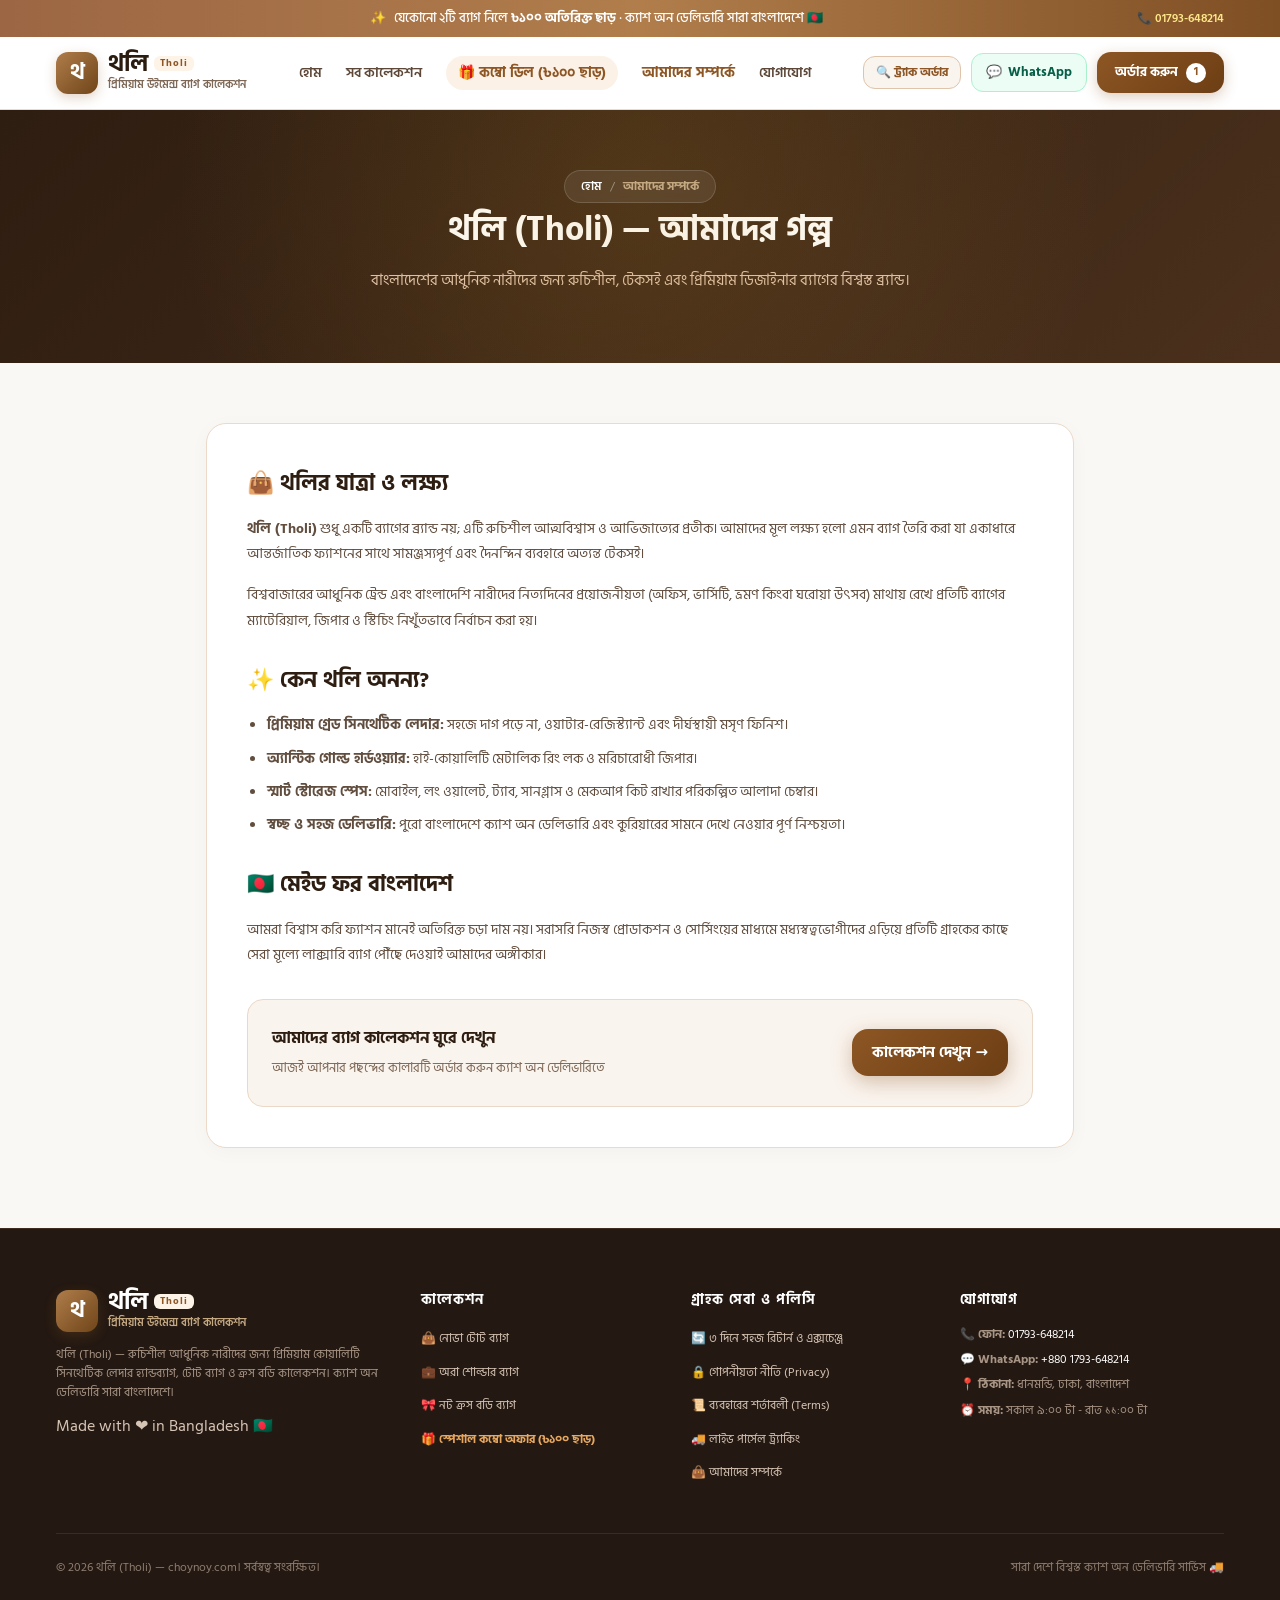
<file: about.html>
<!DOCTYPE html>
<html lang="bn">
<head>
    <meta charset="UTF-8">
    <meta name="viewport" content="width=device-width, initial-scale=1.0">
    <title>আমাদের সম্পর্কে — থলি (Tholi) | রুচিশীল প্রিমিয়াম ব্যাগ</title>
    <link rel="icon" type="image/png" href="assets/images/logo.png">
    <link rel="stylesheet" href="assets/css/tholi-style.css">
    <script src="https://code.jquery.com/jquery-3.7.1.min.js"></script>
</head>
<body class="tholi-body">

<div class="tholi-topbar">
    <div class="tholi-container tholi-topbar-inner">
        <div class="tholi-topbar-content">
            <span class="tholi-sparkle-icon">✨</span>
            <span>যেকোনো ২টি ব্যাগ নিলে <strong>৳১০০ অতিরিক্ত ছাড়</strong> · ক্যাশ অন ডেলিভারি সারা বাংলাদেশে 🇧🇩</span>
        </div>
        <div class="tholi-topbar-contact">
            <a href="tel:8801793648214">📞 01793-648214</a>
        </div>
    </div>
</div>

<header class="tholi-header">
    <div class="tholi-container tholi-header-inner">
        <a href="index.html" class="tholi-brand">
            <div class="tholi-brand-icon">থ</div>
            <div class="tholi-brand-text">
                <div class="tholi-brand-title">থলি <span class="tholi-badge-tag">Tholi</span></div>
                <div class="tholi-brand-sub">প্রিমিয়াম উইমেন্স ব্যাগ কালেকশন</div>
            </div>
        </a>
        <nav class="tholi-nav">
            <a href="index.html">হোম</a>
            <a href="shop.html">সব কালেকশন</a>
            <a href="index.html#combo-deal" class="tholi-nav-combo">🎁 কম্বো ডিল (৳১০০ ছাড়)</a>
            <a href="about.html" style="color: #8d5624; font-weight: 700;">আমাদের সম্পর্কে</a>
            <a href="contact.html">যোগাযোগ</a>
        </nav>
        <div class="tholi-header-actions">
            <a href="track.html" class="tholi-track-btn" style="text-decoration: none; padding: 6px 12px; font-size: 12px; background: #faf4ee; color: #8d5624; border: 1px solid #dfc3aa; border-radius: 12px;">
                🔍 ট্র্যাক অর্ডার
            </a>
            <a href="https://wa.me/8801793648214" target="_blank" class="tholi-btn-wa">
                <span class="tholi-wa-icon">💬</span>
                <span class="tholi-wa-text">WhatsApp</span>
            </a>
            <a href="index.html#checkout" class="tholi-btn-order">
                <span>অর্ডার করুন</span>
                <span class="tholi-cart-count" id="tholi-cart-badge">১</span>
            </a>
        </div>
    </div>
</header>

<div class="tholi-page-hero">
    <div class="tholi-container">
        <div class="tholi-breadcrumb">
            <a href="index.html">হোম</a>
            <span>/</span>
            <strong>আমাদের সম্পর্কে</strong>
        </div>
        <h1 class="tholi-page-title">থলি (Tholi) — আমাদের গল্প</h1>
        <p class="tholi-page-subtitle">
            বাংলাদেশের আধুনিক নারীদের জন্য রুচিশীল, টেকসই এবং প্রিমিয়াম ডিজাইনার ব্যাগের বিশ্বস্ত ব্র্যান্ড।
        </p>
    </div>
</div>

<main class="tholi-inner-content">
    <div class="tholi-container" style="max-width: 900px;">
        <div class="tholi-content-card">
            
            <h2>👜 থলির যাত্রা ও লক্ষ্য</h2>
            <p>
                <strong>থলি (Tholi)</strong> শুধু একটি ব্যাগের ব্র্যান্ড নয়; এটি রুচিশীল আত্মবিশ্বাস ও আভিজাত্যের প্রতীক। আমাদের মূল লক্ষ্য হলো এমন ব্যাগ তৈরি করা যা একাধারে আন্তর্জাতিক ফ্যাশনের সাথে সামঞ্জস্যপূর্ণ এবং দৈনন্দিন ব্যবহারে অত্যন্ত টেকসই।
            </p>
            <p>
                বিশ্ববাজারের আধুনিক ট্রেন্ড এবং বাংলাদেশি নারীদের নিত্যদিনের প্রয়োজনীয়তা (অফিস, ভার্সিটি, ভ্রমণ কিংবা ঘরোয়া উৎসব) মাথায় রেখে প্রতিটি ব্যাগের ম্যাটেরিয়াল, জিপার ও স্টিচিং নিখুঁতভাবে নির্বাচন করা হয়।
            </p>

            <h2>✨ কেন থলি অনন্য?</h2>
            <ul>
                <li><strong>প্রিমিয়াম গ্রেড সিনথেটিক লেদার:</strong> সহজে দাগ পড়ে না, ওয়াটার-রেজিস্ট্যান্ট এবং দীর্ঘস্থায়ী মসৃণ ফিনিশ।</li>
                <li><strong>অ্যান্টিক গোল্ড হার্ডওয়্যার:</strong> হাই-কোয়ালিটি মেটালিক রিং লক ও মরিচারোধী জিপার।</li>
                <li><strong>স্মার্ট স্টোরেজ স্পেস:</strong> মোবাইল, লং ওয়ালেট, ট্যাব, সানগ্লাস ও মেকআপ কিট রাখার পরিকল্পিত আলাদা চেম্বার।</li>
                <li><strong>স্বচ্ছ ও সহজ ডেলিভারি:</strong> পুরো বাংলাদেশে ক্যাশ অন ডেলিভারি এবং কুরিয়ারের সামনে দেখে নেওয়ার পূর্ণ নিশ্চয়তা।</li>
            </ul>

            <h2>🇧🇩 মেইড ফর বাংলাদেশ</h2>
            <p>
                আমরা বিশ্বাস করি ফ্যাশন মানেই অতিরিক্ত চড়া দাম নয়। সরাসরি নিজস্ব প্রোডাকশন ও সোর্সিংয়ের মাধ্যমে মধ্যস্বত্বভোগীদের এড়িয়ে প্রতিটি গ্রাহকের কাছে সেরা মূল্যে লাক্সারি ব্যাগ পৌঁছে দেওয়াই আমাদের অঙ্গীকার।
            </p>

            <div style="margin-top: 32px; padding: 24px; background: #faf4ee; border-radius: 16px; border: 1px solid #ebd8c6; display: flex; align-items: center; justify-content: space-between; flex-wrap: wrap; gap: 16px;">
                <div>
                    <strong style="color: #2e1d11; font-size: 16px; display: block;">আমাদের ব্যাগ কালেকশন ঘুরে দেখুন</strong>
                    <span style="color: #7d6756; font-size: 13px;">আজই আপনার পছন্দের কালারটি অর্ডার করুন ক্যাশ অন ডেলিভারিতে</span>
                </div>
                <a href="shop.html" class="tholi-btn-main" style="text-decoration: none; padding: 10px 20px;">
                    কালেকশন দেখুন →
                </a>
            </div>

        </div>
    </div>
</main>

<footer class="tholi-footer">
    <div class="tholi-container">
        <div class="tholi-footer-grid">
            <div class="tholi-footer-col">
                <div class="tholi-brand" style="margin-bottom: 12px;">
                    <div class="tholi-brand-icon">থ</div>
                    <div class="tholi-brand-text">
                        <div class="tholi-brand-title" style="color: #fff;">থলি <span class="tholi-badge-tag">Tholi</span></div>
                        <div class="tholi-brand-sub" style="color: #c4a882;">প্রিমিয়াম উইমেন্স ব্যাগ কালেকশন</div>
                    </div>
                </div>
                <p class="tholi-footer-desc">
                    থলি (Tholi) — রুচিশীল আধুনিক নারীদের জন্য প্রিমিয়াম কোয়ালিটি সিনথেটিক লেদার হ্যান্ডব্যাগ, টোট ব্যাগ ও ক্রস বডি কালেকশন। ক্যাশ অন ডেলিভারি সারা বাংলাদেশে।
                </p>
                <div class="tholi-footer-love">Made with ❤️ in Bangladesh 🇧🇩</div>
            </div>
            <div class="tholi-footer-col">
                <h4 class="tholi-footer-heading">কালেকশন</h4>
                <ul class="tholi-footer-links">
                    <li><a href="index.html#nova-tote">👜 নোভা টোট ব্যাগ</a></li>
                    <li><a href="index.html#aura-shoulder">💼 অরা শোল্ডার ব্যাগ</a></li>
                    <li><a href="index.html#knot-crossbody">🎀 নট ক্রস বডি ব্যাগ</a></li>
                    <li><a href="index.html#combo-deal" style="color: #e6a860; font-weight: 700;">🎁 স্পেশাল কম্বো অফার (৳১০০ ছাড়)</a></li>
                </ul>
            </div>
            <div class="tholi-footer-col">
                <h4 class="tholi-footer-heading">গ্রাহক সেবা ও পলিসি</h4>
                <ul class="tholi-footer-links">
                    <li><a href="return-policy.html">🔄 ৩ দিনে সহজ রিটার্ন ও এক্সচেঞ্জ</a></li>
                    <li><a href="privacy-policy.html">🔒 গোপনীয়তা নীতি (Privacy)</a></li>
                    <li><a href="terms.html">📜 ব্যবহারের শর্তাবলী (Terms)</a></li>
                    <li><a href="track.html">🚚 লাইভ পার্সেল ট্র্যাকিং</a></li>
                    <li><a href="about.html">👜 আমাদের সম্পর্কে</a></li>
                </ul>
            </div>
            <div class="tholi-footer-col">
                <h4 class="tholi-footer-heading">যোগাযোগ</h4>
                <div class="tholi-footer-contact">
                    <p>📞 <strong>ফোন:</strong> <a href="tel:8801793648214">01793-648214</a></p>
                    <p>💬 <strong>WhatsApp:</strong> <a href="https://wa.me/8801793648214" target="_blank">+880 1793-648214</a></p>
                    <p>📍 <strong>ঠিকানা:</strong> ধানমন্ডি, ঢাকা, বাংলাদেশ</p>
                    <p>⏰ <strong>সময়:</strong> সকাল ৯:০০ টা - রাত ১১:০০ টা</p>
                </div>
            </div>
        </div>
        <div class="tholi-footer-bottom">
            <p>© 2026 থলি (Tholi) — choynoy.com। সর্বস্বত্ব সংরক্ষিত।</p>
            <p>সারা দেশে বিশ্বস্ত ক্যাশ অন ডেলিভারি সার্ভিস 🚚</p>
        </div>
    </div>
</footer>

<script src="assets/js/tholi-app.js"></script>
</body>
</html>
</file>
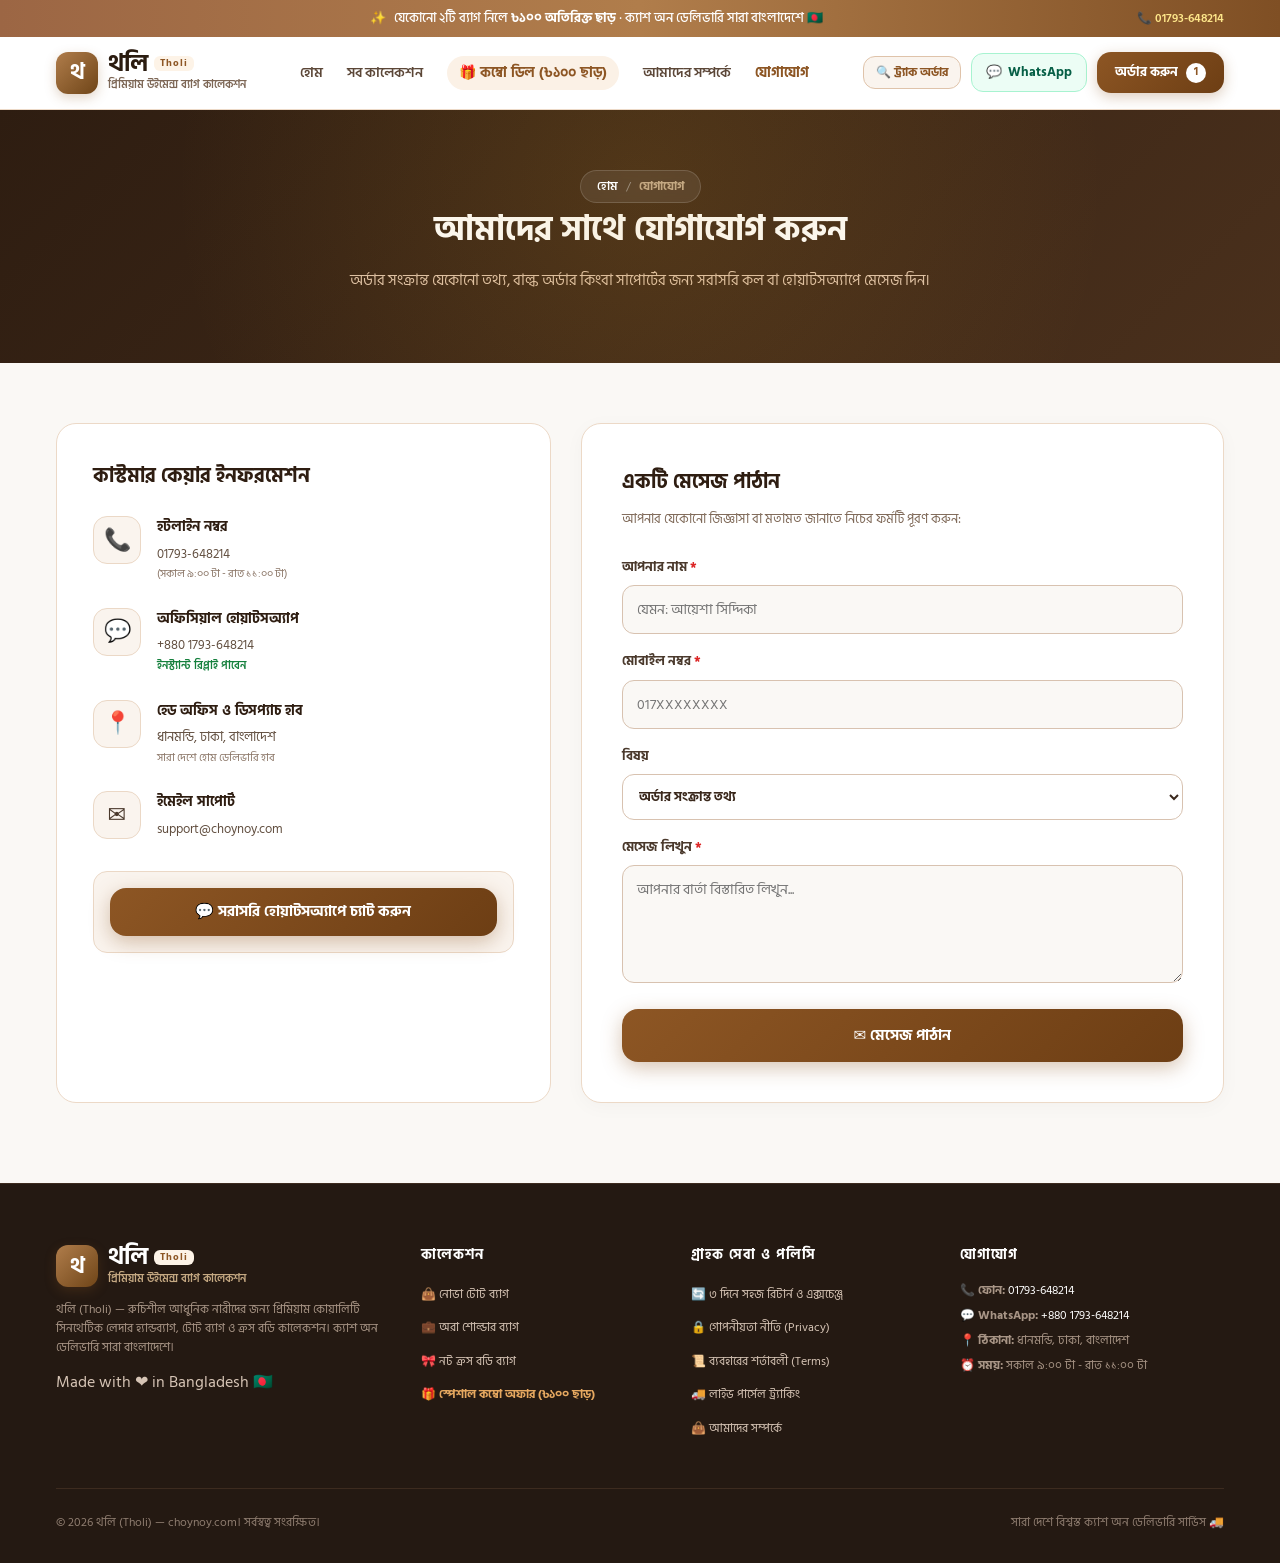
<file: contact.html>
<!DOCTYPE html>
<html lang="bn">
<head>
    <meta charset="UTF-8">
    <meta name="viewport" content="width=device-width, initial-scale=1.0">
    <title>যোগাযোগ ও কাস্টমার কেয়ার — থলি (Tholi)</title>
    <link rel="icon" type="image/png" href="assets/images/logo.png">
    <link rel="stylesheet" href="assets/css/tholi-style.css">
    <script src="https://code.jquery.com/jquery-3.7.1.min.js"></script>
</head>
<body class="tholi-body">

<div class="tholi-topbar">
    <div class="tholi-container tholi-topbar-inner">
        <div class="tholi-topbar-content">
            <span class="tholi-sparkle-icon">✨</span>
            <span>যেকোনো ২টি ব্যাগ নিলে <strong>৳১০০ অতিরিক্ত ছাড়</strong> · ক্যাশ অন ডেলিভারি সারা বাংলাদেশে 🇧🇩</span>
        </div>
        <div class="tholi-topbar-contact">
            <a href="tel:8801793648214">📞 01793-648214</a>
        </div>
    </div>
</div>

<header class="tholi-header">
    <div class="tholi-container tholi-header-inner">
        <a href="index.html" class="tholi-brand">
            <div class="tholi-brand-icon">থ</div>
            <div class="tholi-brand-text">
                <div class="tholi-brand-title">থলি <span class="tholi-badge-tag">Tholi</span></div>
                <div class="tholi-brand-sub">প্রিমিয়াম উইমেন্স ব্যাগ কালেকশন</div>
            </div>
        </a>
        <nav class="tholi-nav">
            <a href="index.html">হোম</a>
            <a href="shop.html">সব কালেকশন</a>
            <a href="index.html#combo-deal" class="tholi-nav-combo">🎁 কম্বো ডিল (৳১০০ ছাড়)</a>
            <a href="about.html">আমাদের সম্পর্কে</a>
            <a href="contact.html" style="color: #8d5624; font-weight: 700;">যোগাযোগ</a>
        </nav>
        <div class="tholi-header-actions">
            <a href="track.html" class="tholi-track-btn" style="text-decoration: none; padding: 6px 12px; font-size: 12px; background: #faf4ee; color: #8d5624; border: 1px solid #dfc3aa; border-radius: 12px;">
                🔍 ট্র্যাক অর্ডার
            </a>
            <a href="https://wa.me/8801793648214" target="_blank" class="tholi-btn-wa">
                <span class="tholi-wa-icon">💬</span>
                <span class="tholi-wa-text">WhatsApp</span>
            </a>
            <a href="index.html#checkout" class="tholi-btn-order">
                <span>অর্ডার করুন</span>
                <span class="tholi-cart-count" id="tholi-cart-badge">১</span>
            </a>
        </div>
    </div>
</header>

<div class="tholi-page-hero">
    <div class="tholi-container">
        <div class="tholi-breadcrumb">
            <a href="index.html">হোম</a>
            <span>/</span>
            <strong>যোগাযোগ</strong>
        </div>
        <h1 class="tholi-page-title">আমাদের সাথে যোগাযোগ করুন</h1>
        <p class="tholi-page-subtitle">
            অর্ডার সংক্রান্ত যেকোনো তথ্য, বাল্ক অর্ডার কিংবা সাপোর্টের জন্য সরাসরি কল বা হোয়াটসঅ্যাপে মেসেজ দিন।
        </p>
    </div>
</div>

<main class="tholi-inner-content">
    <div class="tholi-container">
        <div class="tholi-contact-grid">
            
            <div class="tholi-contact-info-card">
                <h3 style="font-size: 20px; font-weight: 800; color: #2e1d11; margin-bottom: 24px;">কাস্টমার কেয়ার ইনফরমেশন</h3>
                
                <div class="tholi-contact-item">
                    <div class="tholi-contact-icon">📞</div>
                    <div class="tholi-contact-text">
                        <strong>হটলাইন নম্বর</strong>
                        <a href="tel:8801793648214">01793-648214</a>
                        <span style="display: block; font-size: 11px; color: #8a7566;">(সকাল ৯:০০ টা - রাত ১১:০০ টা)</span>
                    </div>
                </div>

                <div class="tholi-contact-item">
                    <div class="tholi-contact-icon">💬</div>
                    <div class="tholi-contact-text">
                        <strong>অফিসিয়াল হোয়াটসঅ্যাপ</strong>
                        <a href="https://wa.me/8801793648214" target="_blank">+880 1793-648214</a>
                        <span style="display: block; font-size: 11px; color: #15803d; font-weight: 600;">ইনস্ট্যান্ট রিপ্লাই পাবেন</span>
                    </div>
                </div>

                <div class="tholi-contact-item">
                    <div class="tholi-contact-icon">📍</div>
                    <div class="tholi-contact-text">
                        <strong>হেড অফিস ও ডিসপ্যাচ হাব</strong>
                        <span>ধানমন্ডি, ঢাকা, বাংলাদেশ</span>
                        <span style="display: block; font-size: 11px; color: #8a7566;">সারা দেশে হোম ডেলিভারি হাব</span>
                    </div>
                </div>

                <div class="tholi-contact-item">
                    <div class="tholi-contact-icon">✉️</div>
                    <div class="tholi-contact-text">
                        <strong>ইমেইল সাপোর্ট</strong>
                        <a href="mailto:support@choynoy.com">support@choynoy.com</a>
                    </div>
                </div>

                <div style="margin-top: 30px; padding: 16px; background: #faf4ee; border-radius: 14px; border: 1px solid #ebd8c6; text-align: center;">
                    <a href="https://wa.me/8801793648214" target="_blank" class="tholi-btn-main" style="display: block; text-decoration: none; padding: 12px;">
                        💬 সরাসরি হোয়াটসঅ্যাপে চ্যাট করুন
                    </a>
                </div>
            </div>

            <div class="tholi-content-card">
                <h3 style="font-size: 20px; font-weight: 800; color: #2e1d11; margin-bottom: 8px;">একটি মেসেজ পাঠান</h3>
                <p style="font-size: 13px; color: #7d6756; margin-bottom: 24px;">আপনার যেকোনো জিজ্ঞাসা বা মতামত জানাতে নিচের ফর্মটি পূরণ করুন:</p>

                <form id="tholi-contact-form" onsubmit="event.preventDefault(); alert('ধন্যবাদ! আপনার মেসেজটি আমরা পেয়েছি। আমাদের টিম দ্রুত আপনার সাথে যোগাযোগ করবে।'); this.reset();">
                    <div class="tholi-field-group">
                        <label for="c-name">আপনার নাম <span class="tholi-req">*</span></label>
                        <input type="text" id="c-name" required class="tholi-input" placeholder="যেমন: আয়েশা সিদ্দিকা">
                    </div>

                    <div class="tholi-field-group">
                        <label for="c-phone">মোবাইল নম্বর <span class="tholi-req">*</span></label>
                        <input type="tel" id="c-phone" required class="tholi-input" placeholder="017XXXXXXXX">
                    </div>

                    <div class="tholi-field-group">
                        <label for="c-subject">বিষয়</label>
                        <select id="c-subject" class="tholi-select">
                            <option value="order">অর্ডার সংক্রান্ত তথ্য</option>
                            <option value="delivery">ডেলিভারি ট্র্যাকিং সাহায্য</option>
                            <option value="return">রিটার্ন বা এক্সচেঞ্জ রিকোয়েস্ট</option>
                            <option value="wholesale">হোলসেল / বাল্ক অর্ডার</option>
                            <option value="other">অন্যান্য জিজ্ঞাসা</option>
                        </select>
                    </div>

                    <div class="tholi-field-group">
                        <label for="c-msg">মেসেজ লিখুন <span class="tholi-req">*</span></label>
                        <textarea id="c-msg" rows="4" required class="tholi-textarea" placeholder="আপনার বার্তা বিস্তারিত লিখুন..."></textarea>
                    </div>

                    <button type="submit" class="tholi-btn-main" style="width: 100%; padding: 14px; font-size: 15px;">
                        ✉️ মেসেজ পাঠান
                    </button>
                </form>
            </div>

        </div>
    </div>
</main>

<footer class="tholi-footer">
    <div class="tholi-container">
        <div class="tholi-footer-grid">
            <div class="tholi-footer-col">
                <div class="tholi-brand" style="margin-bottom: 12px;">
                    <div class="tholi-brand-icon">থ</div>
                    <div class="tholi-brand-text">
                        <div class="tholi-brand-title" style="color: #fff;">থলি <span class="tholi-badge-tag">Tholi</span></div>
                        <div class="tholi-brand-sub" style="color: #c4a882;">প্রিমিয়াম উইমেন্স ব্যাগ কালেকশন</div>
                    </div>
                </div>
                <p class="tholi-footer-desc">
                    থলি (Tholi) — রুচিশীল আধুনিক নারীদের জন্য প্রিমিয়াম কোয়ালিটি সিনথেটিক লেদার হ্যান্ডব্যাগ, টোট ব্যাগ ও ক্রস বডি কালেকশন। ক্যাশ অন ডেলিভারি সারা বাংলাদেশে।
                </p>
                <div class="tholi-footer-love">Made with ❤️ in Bangladesh 🇧🇩</div>
            </div>
            <div class="tholi-footer-col">
                <h4 class="tholi-footer-heading">কালেকশন</h4>
                <ul class="tholi-footer-links">
                    <li><a href="index.html#nova-tote">👜 নোভা টোট ব্যাগ</a></li>
                    <li><a href="index.html#aura-shoulder">💼 অরা শোল্ডার ব্যাগ</a></li>
                    <li><a href="index.html#knot-crossbody">🎀 নট ক্রস বডি ব্যাগ</a></li>
                    <li><a href="index.html#combo-deal" style="color: #e6a860; font-weight: 700;">🎁 স্পেশাল কম্বো অফার (৳১০০ ছাড়)</a></li>
                </ul>
            </div>
            <div class="tholi-footer-col">
                <h4 class="tholi-footer-heading">গ্রাহক সেবা ও পলিসি</h4>
                <ul class="tholi-footer-links">
                    <li><a href="return-policy.html">🔄 ৩ দিনে সহজ রিটার্ন ও এক্সচেঞ্জ</a></li>
                    <li><a href="privacy-policy.html">🔒 গোপনীয়তা নীতি (Privacy)</a></li>
                    <li><a href="terms.html">📜 ব্যবহারের শর্তাবলী (Terms)</a></li>
                    <li><a href="track.html">🚚 লাইভ পার্সেল ট্র্যাকিং</a></li>
                    <li><a href="about.html">👜 আমাদের সম্পর্কে</a></li>
                </ul>
            </div>
            <div class="tholi-footer-col">
                <h4 class="tholi-footer-heading">যোগাযোগ</h4>
                <div class="tholi-footer-contact">
                    <p>📞 <strong>ফোন:</strong> <a href="tel:8801793648214">01793-648214</a></p>
                    <p>💬 <strong>WhatsApp:</strong> <a href="https://wa.me/8801793648214" target="_blank">+880 1793-648214</a></p>
                    <p>📍 <strong>ঠিকানা:</strong> ধানমন্ডি, ঢাকা, বাংলাদেশ</p>
                    <p>⏰ <strong>সময়:</strong> সকাল ৯:০০ টা - রাত ১১:০০ টা</p>
                </div>
            </div>
        </div>
        <div class="tholi-footer-bottom">
            <p>© 2026 থলি (Tholi) — choynoy.com। সর্বস্বত্ব সংরক্ষিত।</p>
            <p>সারা দেশে বিশ্বস্ত ক্যাশ অন ডেলিভারি সার্ভিস 🚚</p>
        </div>
    </div>
</footer>

<script src="assets/js/tholi-app.js"></script>
</body>
</html>
</file>
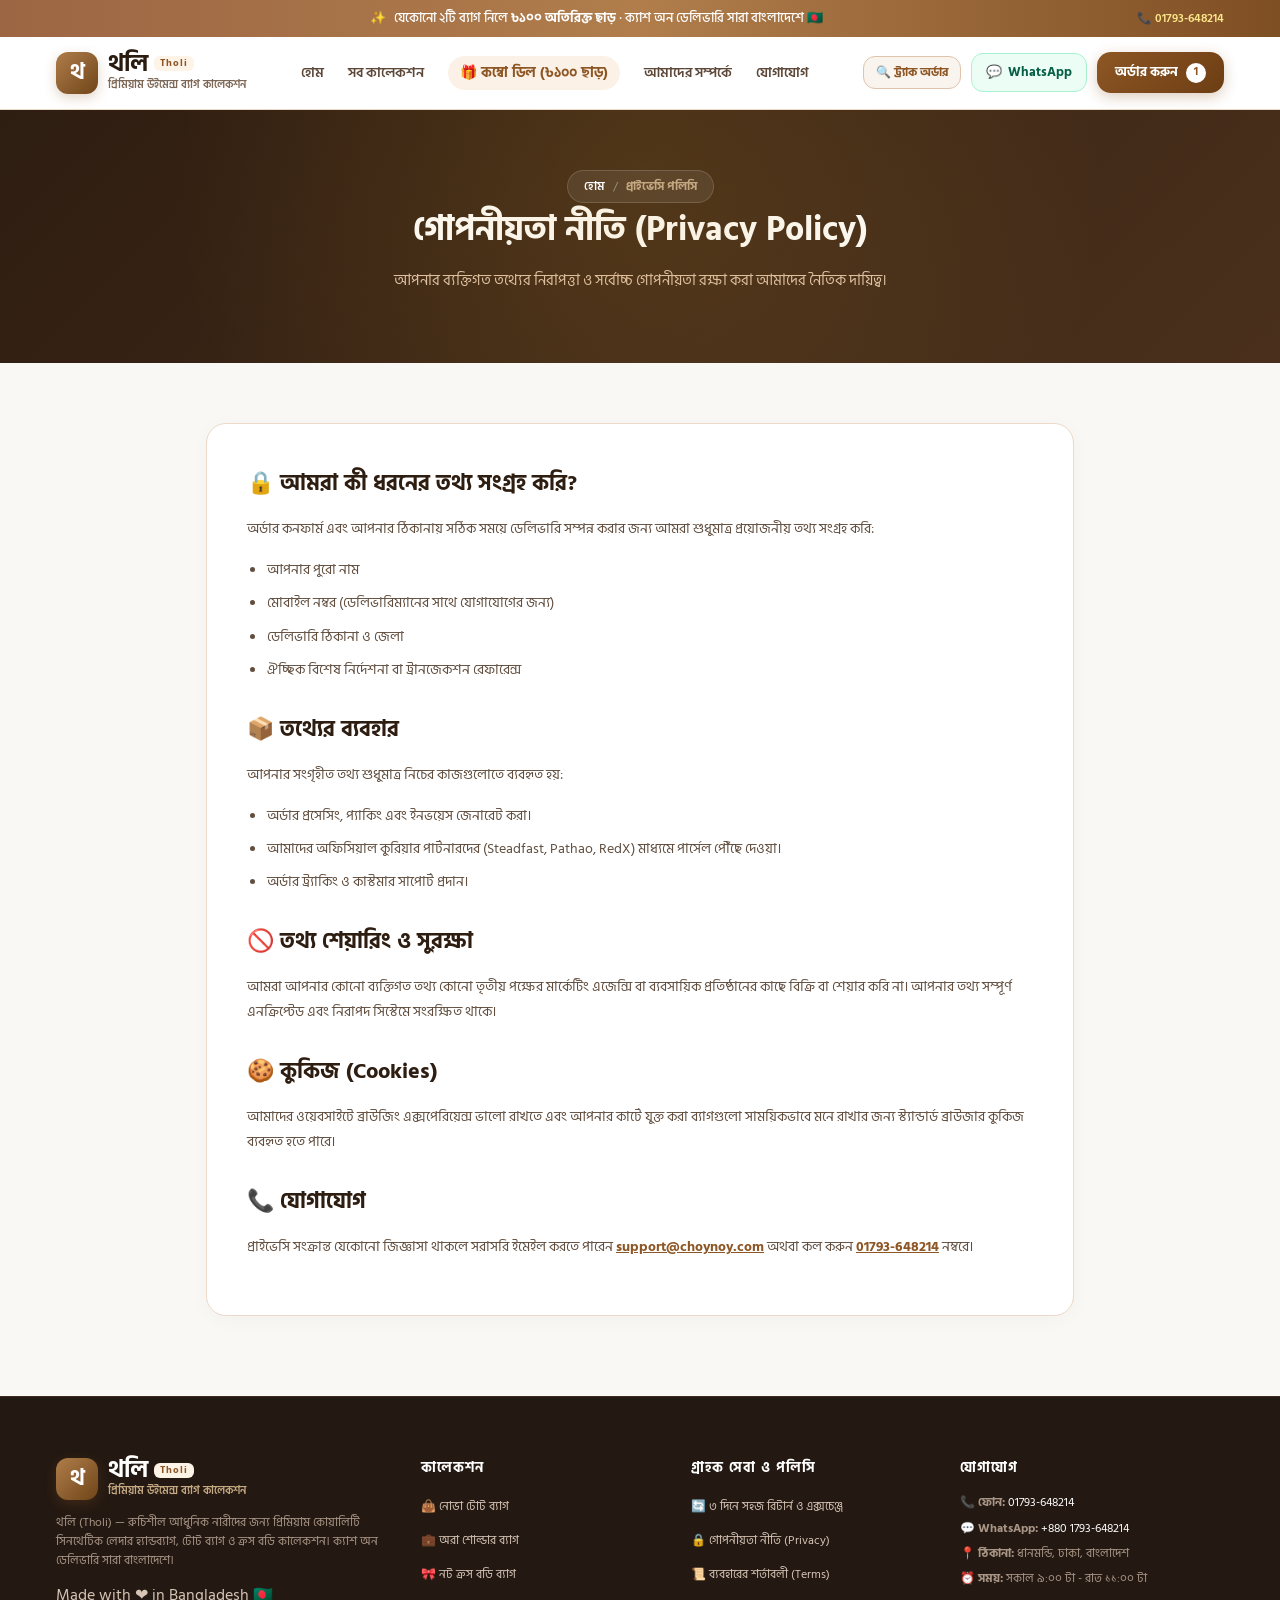
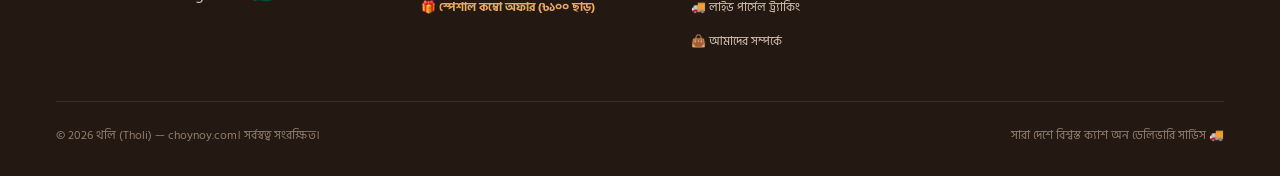
<file: privacy-policy.html>
<!DOCTYPE html>
<html lang="bn">
<head>
    <meta charset="UTF-8">
    <meta name="viewport" content="width=device-width, initial-scale=1.0">
    <title>প্রাইভেসি পলিসি (Privacy Policy) — থলি (Tholi)</title>
    <link rel="icon" type="image/png" href="assets/images/logo.png">
    <link rel="stylesheet" href="assets/css/tholi-style.css">
    <script src="https://code.jquery.com/jquery-3.7.1.min.js"></script>
</head>
<body class="tholi-body">

<div class="tholi-topbar">
    <div class="tholi-container tholi-topbar-inner">
        <div class="tholi-topbar-content">
            <span class="tholi-sparkle-icon">✨</span>
            <span>যেকোনো ২টি ব্যাগ নিলে <strong>৳১০০ অতিরিক্ত ছাড়</strong> · ক্যাশ অন ডেলিভারি সারা বাংলাদেশে 🇧🇩</span>
        </div>
        <div class="tholi-topbar-contact">
            <a href="tel:8801793648214">📞 01793-648214</a>
        </div>
    </div>
</div>

<header class="tholi-header">
    <div class="tholi-container tholi-header-inner">
        <a href="index.html" class="tholi-brand">
            <div class="tholi-brand-icon">থ</div>
            <div class="tholi-brand-text">
                <div class="tholi-brand-title">থলি <span class="tholi-badge-tag">Tholi</span></div>
                <div class="tholi-brand-sub">প্রিমিয়াম উইমেন্স ব্যাগ কালেকশন</div>
            </div>
        </a>
        <nav class="tholi-nav">
            <a href="index.html">হোম</a>
            <a href="shop.html">সব কালেকশন</a>
            <a href="index.html#combo-deal" class="tholi-nav-combo">🎁 কম্বো ডিল (৳১০০ ছাড়)</a>
            <a href="about.html">আমাদের সম্পর্কে</a>
            <a href="contact.html">যোগাযোগ</a>
        </nav>
        <div class="tholi-header-actions">
            <a href="track.html" class="tholi-track-btn" style="text-decoration: none; padding: 6px 12px; font-size: 12px; background: #faf4ee; color: #8d5624; border: 1px solid #dfc3aa; border-radius: 12px;">
                🔍 ট্র্যাক অর্ডার
            </a>
            <a href="https://wa.me/8801793648214" target="_blank" class="tholi-btn-wa">
                <span class="tholi-wa-icon">💬</span>
                <span class="tholi-wa-text">WhatsApp</span>
            </a>
            <a href="index.html#checkout" class="tholi-btn-order">
                <span>অর্ডার করুন</span>
                <span class="tholi-cart-count" id="tholi-cart-badge">১</span>
            </a>
        </div>
    </div>
</header>

<div class="tholi-page-hero">
    <div class="tholi-container">
        <div class="tholi-breadcrumb">
            <a href="index.html">হোম</a>
            <span>/</span>
            <strong>প্রাইভেসি পলিসি</strong>
        </div>
        <h1 class="tholi-page-title">গোপনীয়তা নীতি (Privacy Policy)</h1>
        <p class="tholi-page-subtitle">
            আপনার ব্যক্তিগত তথ্যের নিরাপত্তা ও সর্বোচ্চ গোপনীয়তা রক্ষা করা আমাদের নৈতিক দায়িত্ব।
        </p>
    </div>
</div>

<main class="tholi-inner-content">
    <div class="tholi-container" style="max-width: 900px;">
        <div class="tholi-content-card">
            
            <h2>🔒 আমরা কী ধরনের তথ্য সংগ্রহ করি?</h2>
            <p>অর্ডার কনফার্ম এবং আপনার ঠিকানায় সঠিক সময়ে ডেলিভারি সম্পন্ন করার জন্য আমরা শুধুমাত্র প্রয়োজনীয় তথ্য সংগ্রহ করি:</p>
            <ul>
                <li>আপনার পুরো নাম</li>
                <li>মোবাইল নম্বর (ডেলিভারিম্যানের সাথে যোগাযোগের জন্য)</li>
                <li>ডেলিভারি ঠিকানা ও জেলা</li>
                <li>ঐচ্ছিক বিশেষ নির্দেশনা বা ট্রানজেকশন রেফারেন্স</li>
            </ul>

            <h2>📦 তথ্যের ব্যবহার</h2>
            <p>আপনার সংগৃহীত তথ্য শুধুমাত্র নিচের কাজগুলোতে ব্যবহৃত হয়:</p>
            <ul>
                <li>অর্ডার প্রসেসিং, প্যাকিং এবং ইনভয়েস জেনারেট করা।</li>
                <li>আমাদের অফিসিয়াল কুরিয়ার পার্টনারদের (Steadfast, Pathao, RedX) মাধ্যমে পার্সেল পৌঁছে দেওয়া।</li>
                <li>অর্ডার ট্র্যাকিং ও কাস্টমার সাপোর্ট প্রদান।</li>
            </ul>

            <h2>🚫 তথ্য শেয়ারিং ও সুরক্ষা</h2>
            <p>
                আমরা আপনার কোনো ব্যক্তিগত তথ্য কোনো তৃতীয় পক্ষের মার্কেটিং এজেন্সি বা ব্যবসায়িক প্রতিষ্ঠানের কাছে বিক্রি বা শেয়ার করি না। আপনার তথ্য সম্পূর্ণ এনক্রিপ্টেড এবং নিরাপদ সিস্টেমে সংরক্ষিত থাকে।
            </p>

            <h2>🍪 কুকিজ (Cookies)</h2>
            <p>
                আমাদের ওয়েবসাইটে ব্রাউজিং এক্সপেরিয়েন্স ভালো রাখতে এবং আপনার কার্টে যুক্ত করা ব্যাগগুলো সাময়িকভাবে মনে রাখার জন্য স্ট্যান্ডার্ড ব্রাউজার কুকিজ ব্যবহৃত হতে পারে।
            </p>

            <h2>📞 যোগাযোগ</h2>
            <p>
                প্রাইভেসি সংক্রান্ত যেকোনো জিজ্ঞাসা থাকলে সরাসরি ইমেইল করতে পারেন <a href="mailto:support@choynoy.com" style="color: #8d5624; font-weight: 700;">support@choynoy.com</a> অথবা কল করুন <a href="tel:8801793648214" style="color: #8d5624; font-weight: 700;">01793-648214</a> নম্বরে।
            </p>

        </div>
    </div>
</main>

<footer class="tholi-footer">
    <div class="tholi-container">
        <div class="tholi-footer-grid">
            <div class="tholi-footer-col">
                <div class="tholi-brand" style="margin-bottom: 12px;">
                    <div class="tholi-brand-icon">থ</div>
                    <div class="tholi-brand-text">
                        <div class="tholi-brand-title" style="color: #fff;">থলি <span class="tholi-badge-tag">Tholi</span></div>
                        <div class="tholi-brand-sub" style="color: #c4a882;">প্রিমিয়াম উইমেন্স ব্যাগ কালেকশন</div>
                    </div>
                </div>
                <p class="tholi-footer-desc">
                    থলি (Tholi) — রুচিশীল আধুনিক নারীদের জন্য প্রিমিয়াম কোয়ালিটি সিনথেটিক লেদার হ্যান্ডব্যাগ, টোট ব্যাগ ও ক্রস বডি কালেকশন। ক্যাশ অন ডেলিভারি সারা বাংলাদেশে।
                </p>
                <div class="tholi-footer-love">Made with ❤️ in Bangladesh 🇧🇩</div>
            </div>
            <div class="tholi-footer-col">
                <h4 class="tholi-footer-heading">কালেকশন</h4>
                <ul class="tholi-footer-links">
                    <li><a href="index.html#nova-tote">👜 নোভা টোট ব্যাগ</a></li>
                    <li><a href="index.html#aura-shoulder">💼 অরা শোল্ডার ব্যাগ</a></li>
                    <li><a href="index.html#knot-crossbody">🎀 নট ক্রস বডি ব্যাগ</a></li>
                    <li><a href="index.html#combo-deal" style="color: #e6a860; font-weight: 700;">🎁 স্পেশাল কম্বো অফার (৳১০০ ছাড়)</a></li>
                </ul>
            </div>
            <div class="tholi-footer-col">
                <h4 class="tholi-footer-heading">গ্রাহক সেবা ও পলিসি</h4>
                <ul class="tholi-footer-links">
                    <li><a href="return-policy.html">🔄 ৩ দিনে সহজ রিটার্ন ও এক্সচেঞ্জ</a></li>
                    <li><a href="privacy-policy.html">🔒 গোপনীয়তা নীতি (Privacy)</a></li>
                    <li><a href="terms.html">📜 ব্যবহারের শর্তাবলী (Terms)</a></li>
                    <li><a href="track.html">🚚 লাইভ পার্সেল ট্র্যাকিং</a></li>
                    <li><a href="about.html">👜 আমাদের সম্পর্কে</a></li>
                </ul>
            </div>
            <div class="tholi-footer-col">
                <h4 class="tholi-footer-heading">যোগাযোগ</h4>
                <div class="tholi-footer-contact">
                    <p>📞 <strong>ফোন:</strong> <a href="tel:8801793648214">01793-648214</a></p>
                    <p>💬 <strong>WhatsApp:</strong> <a href="https://wa.me/8801793648214" target="_blank">+880 1793-648214</a></p>
                    <p>📍 <strong>ঠিকানা:</strong> ধানমন্ডি, ঢাকা, বাংলাদেশ</p>
                    <p>⏰ <strong>সময়:</strong> সকাল ৯:০০ টা - রাত ১১:০০ টা</p>
                </div>
            </div>
        </div>
        <div class="tholi-footer-bottom">
            <p>© 2026 থলি (Tholi) — choynoy.com। সর্বস্বত্ব সংরক্ষিত।</p>
            <p>সারা দেশে বিশ্বস্ত ক্যাশ অন ডেলিভারি সার্ভিস 🚚</p>
        </div>
    </div>
</footer>

<script src="assets/js/tholi-app.js"></script>
</body>
</html>
</file>
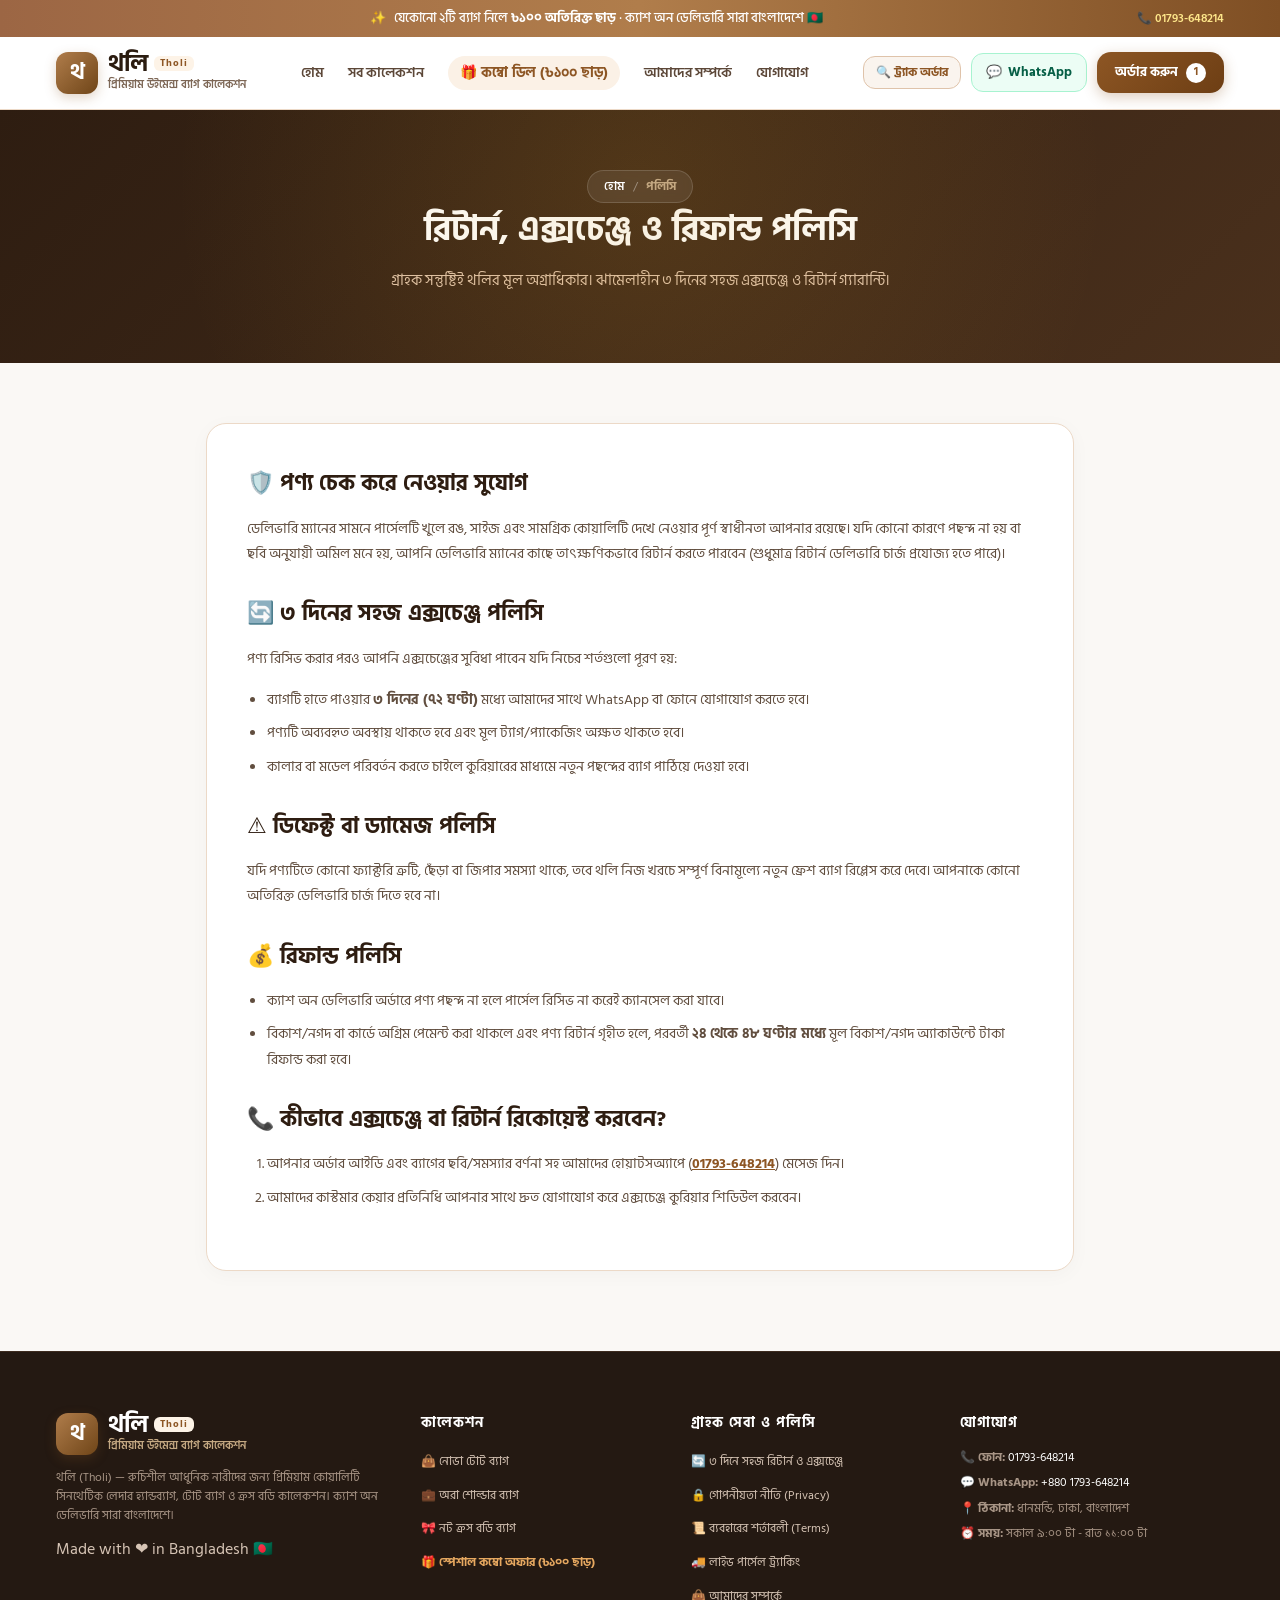
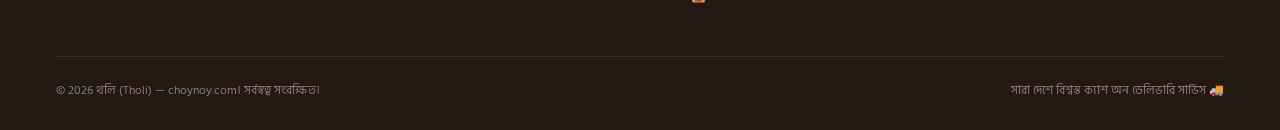
<file: return-policy.html>
<!DOCTYPE html>
<html lang="bn">
<head>
    <meta charset="UTF-8">
    <meta name="viewport" content="width=device-width, initial-scale=1.0">
    <title>রিটার্ন, এক্সচেঞ্জ ও রিফান্ড পলিসি — থলি (Tholi)</title>
    <link rel="icon" type="image/png" href="assets/images/logo.png">
    <link rel="stylesheet" href="assets/css/tholi-style.css">
    <script src="https://code.jquery.com/jquery-3.7.1.min.js"></script>
</head>
<body class="tholi-body">

<div class="tholi-topbar">
    <div class="tholi-container tholi-topbar-inner">
        <div class="tholi-topbar-content">
            <span class="tholi-sparkle-icon">✨</span>
            <span>যেকোনো ২টি ব্যাগ নিলে <strong>৳১০০ অতিরিক্ত ছাড়</strong> · ক্যাশ অন ডেলিভারি সারা বাংলাদেশে 🇧🇩</span>
        </div>
        <div class="tholi-topbar-contact">
            <a href="tel:8801793648214">📞 01793-648214</a>
        </div>
    </div>
</div>

<header class="tholi-header">
    <div class="tholi-container tholi-header-inner">
        <a href="index.html" class="tholi-brand">
            <div class="tholi-brand-icon">থ</div>
            <div class="tholi-brand-text">
                <div class="tholi-brand-title">থলি <span class="tholi-badge-tag">Tholi</span></div>
                <div class="tholi-brand-sub">প্রিমিয়াম উইমেন্স ব্যাগ কালেকশন</div>
            </div>
        </a>
        <nav class="tholi-nav">
            <a href="index.html">হোম</a>
            <a href="shop.html">সব কালেকশন</a>
            <a href="index.html#combo-deal" class="tholi-nav-combo">🎁 কম্বো ডিল (৳১০০ ছাড়)</a>
            <a href="about.html">আমাদের সম্পর্কে</a>
            <a href="contact.html">যোগাযোগ</a>
        </nav>
        <div class="tholi-header-actions">
            <a href="track.html" class="tholi-track-btn" style="text-decoration: none; padding: 6px 12px; font-size: 12px; background: #faf4ee; color: #8d5624; border: 1px solid #dfc3aa; border-radius: 12px;">
                🔍 ট্র্যাক অর্ডার
            </a>
            <a href="https://wa.me/8801793648214" target="_blank" class="tholi-btn-wa">
                <span class="tholi-wa-icon">💬</span>
                <span class="tholi-wa-text">WhatsApp</span>
            </a>
            <a href="index.html#checkout" class="tholi-btn-order">
                <span>অর্ডার করুন</span>
                <span class="tholi-cart-count" id="tholi-cart-badge">১</span>
            </a>
        </div>
    </div>
</header>

<div class="tholi-page-hero">
    <div class="tholi-container">
        <div class="tholi-breadcrumb">
            <a href="index.html">হোম</a>
            <span>/</span>
            <strong>পলিসি</strong>
        </div>
        <h1 class="tholi-page-title">রিটার্ন, এক্সচেঞ্জ ও রিফান্ড পলিসি</h1>
        <p class="tholi-page-subtitle">
            গ্রাহক সন্তুষ্টিই থলির মূল অগ্রাধিকার। ঝামেলাহীন ৩ দিনের সহজ এক্সচেঞ্জ ও রিটার্ন গ্যারান্টি।
        </p>
    </div>
</div>

<main class="tholi-inner-content">
    <div class="tholi-container" style="max-width: 900px;">
        <div class="tholi-content-card">
            
            <h2>🛡️ পণ্য চেক করে নেওয়ার সুযোগ</h2>
            <p>
                ডেলিভারি ম্যানের সামনে পার্সেলটি খুলে রঙ, সাইজ এবং সামগ্রিক কোয়ালিটি দেখে নেওয়ার পূর্ণ স্বাধীনতা আপনার রয়েছে। যদি কোনো কারণে পছন্দ না হয় বা ছবি অনুযায়ী অমিল মনে হয়, আপনি ডেলিভারি ম্যানের কাছে তাৎক্ষণিকভাবে রিটার্ন করতে পারবেন (শুধুমাত্র রিটার্ন ডেলিভারি চার্জ প্রযোজ্য হতে পারে)।
            </p>

            <h2>🔄 ৩ দিনের সহজ এক্সচেঞ্জ পলিসি</h2>
            <p>পণ্য রিসিভ করার পরও আপনি এক্সচেঞ্জের সুবিধা পাবেন যদি নিচের শর্তগুলো পূরণ হয়:</p>
            <ul>
                <li>ব্যাগটি হাতে পাওয়ার <strong>৩ দিনের (৭২ ঘণ্টা)</strong> মধ্যে আমাদের সাথে WhatsApp বা ফোনে যোগাযোগ করতে হবে।</li>
                <li>পণ্যটি অব্যবহৃত অবস্থায় থাকতে হবে এবং মূল ট্যাগ/প্যাকেজিং অক্ষত থাকতে হবে।</li>
                <li>কালার বা মডেল পরিবর্তন করতে চাইলে কুরিয়ারের মাধ্যমে নতুন পছন্দের ব্যাগ পাঠিয়ে দেওয়া হবে।</li>
            </ul>

            <h2>⚠️ ডিফেক্ট বা ড্যামেজ পলিসি</h2>
            <p>
                যদি পণ্যটিতে কোনো ফ্যাক্টরি ত্রুটি, ছেঁড়া বা জিপার সমস্যা থাকে, তবে থলি নিজ খরচে সম্পূর্ণ বিনামূল্যে নতুন ফ্রেশ ব্যাগ রিপ্লেস করে দেবে। আপনাকে কোনো অতিরিক্ত ডেলিভারি চার্জ দিতে হবে না।
            </p>

            <h2>💰 রিফান্ড পলিসি</h2>
            <ul>
                <li>ক্যাশ অন ডেলিভারি অর্ডারে পণ্য পছন্দ না হলে পার্সেল রিসিভ না করেই ক্যানসেল করা যাবে।</li>
                <li>বিকাশ/নগদ বা কার্ডে অগ্রিম পেমেন্ট করা থাকলে এবং পণ্য রিটার্ন গৃহীত হলে, পরবর্তী <strong>২৪ থেকে ৪৮ ঘণ্টার মধ্যে</strong> মূল বিকাশ/নগদ অ্যাকাউন্টে টাকা রিফান্ড করা হবে।</li>
            </ul>

            <h2>📞 কীভাবে এক্সচেঞ্জ বা রিটার্ন রিকোয়েস্ট করবেন?</h2>
            <ol>
                <li>আপনার অর্ডার আইডি এবং ব্যাগের ছবি/সমস্যার বর্ণনা সহ আমাদের হোয়াটসঅ্যাপে (<a href="https://wa.me/8801793648214" target="_blank" style="color: #8d5624; font-weight: 700;">01793-648214</a>) মেসেজ দিন।</li>
                <li>আমাদের কাস্টমার কেয়ার প্রতিনিধি আপনার সাথে দ্রুত যোগাযোগ করে এক্সচেঞ্জ কুরিয়ার শিডিউল করবেন।</li>
            </ol>

        </div>
    </div>
</main>

<footer class="tholi-footer">
    <div class="tholi-container">
        <div class="tholi-footer-grid">
            <div class="tholi-footer-col">
                <div class="tholi-brand" style="margin-bottom: 12px;">
                    <div class="tholi-brand-icon">থ</div>
                    <div class="tholi-brand-text">
                        <div class="tholi-brand-title" style="color: #fff;">থলি <span class="tholi-badge-tag">Tholi</span></div>
                        <div class="tholi-brand-sub" style="color: #c4a882;">প্রিমিয়াম উইমেন্স ব্যাগ কালেকশন</div>
                    </div>
                </div>
                <p class="tholi-footer-desc">
                    থলি (Tholi) — রুচিশীল আধুনিক নারীদের জন্য প্রিমিয়াম কোয়ালিটি সিনথেটিক লেদার হ্যান্ডব্যাগ, টোট ব্যাগ ও ক্রস বডি কালেকশন। ক্যাশ অন ডেলিভারি সারা বাংলাদেশে।
                </p>
                <div class="tholi-footer-love">Made with ❤️ in Bangladesh 🇧🇩</div>
            </div>
            <div class="tholi-footer-col">
                <h4 class="tholi-footer-heading">কালেকশন</h4>
                <ul class="tholi-footer-links">
                    <li><a href="index.html#nova-tote">👜 নোভা টোট ব্যাগ</a></li>
                    <li><a href="index.html#aura-shoulder">💼 অরা শোল্ডার ব্যাগ</a></li>
                    <li><a href="index.html#knot-crossbody">🎀 নট ক্রস বডি ব্যাগ</a></li>
                    <li><a href="index.html#combo-deal" style="color: #e6a860; font-weight: 700;">🎁 স্পেশাল কম্বো অফার (৳১০০ ছাড়)</a></li>
                </ul>
            </div>
            <div class="tholi-footer-col">
                <h4 class="tholi-footer-heading">গ্রাহক সেবা ও পলিসি</h4>
                <ul class="tholi-footer-links">
                    <li><a href="return-policy.html">🔄 ৩ দিনে সহজ রিটার্ন ও এক্সচেঞ্জ</a></li>
                    <li><a href="privacy-policy.html">🔒 গোপনীয়তা নীতি (Privacy)</a></li>
                    <li><a href="terms.html">📜 ব্যবহারের শর্তাবলী (Terms)</a></li>
                    <li><a href="track.html">🚚 লাইভ পার্সেল ট্র্যাকিং</a></li>
                    <li><a href="about.html">👜 আমাদের সম্পর্কে</a></li>
                </ul>
            </div>
            <div class="tholi-footer-col">
                <h4 class="tholi-footer-heading">যোগাযোগ</h4>
                <div class="tholi-footer-contact">
                    <p>📞 <strong>ফোন:</strong> <a href="tel:8801793648214">01793-648214</a></p>
                    <p>💬 <strong>WhatsApp:</strong> <a href="https://wa.me/8801793648214" target="_blank">+880 1793-648214</a></p>
                    <p>📍 <strong>ঠিকানা:</strong> ধানমন্ডি, ঢাকা, বাংলাদেশ</p>
                    <p>⏰ <strong>সময়:</strong> সকাল ৯:০০ টা - রাত ১১:০০ টা</p>
                </div>
            </div>
        </div>
        <div class="tholi-footer-bottom">
            <p>© 2026 থলি (Tholi) — choynoy.com। সর্বস্বত্ব সংরক্ষিত।</p>
            <p>সারা দেশে বিশ্বস্ত ক্যাশ অন ডেলিভারি সার্ভিস 🚚</p>
        </div>
    </div>
</footer>

<script src="assets/js/tholi-app.js"></script>
</body>
</html>
</file>
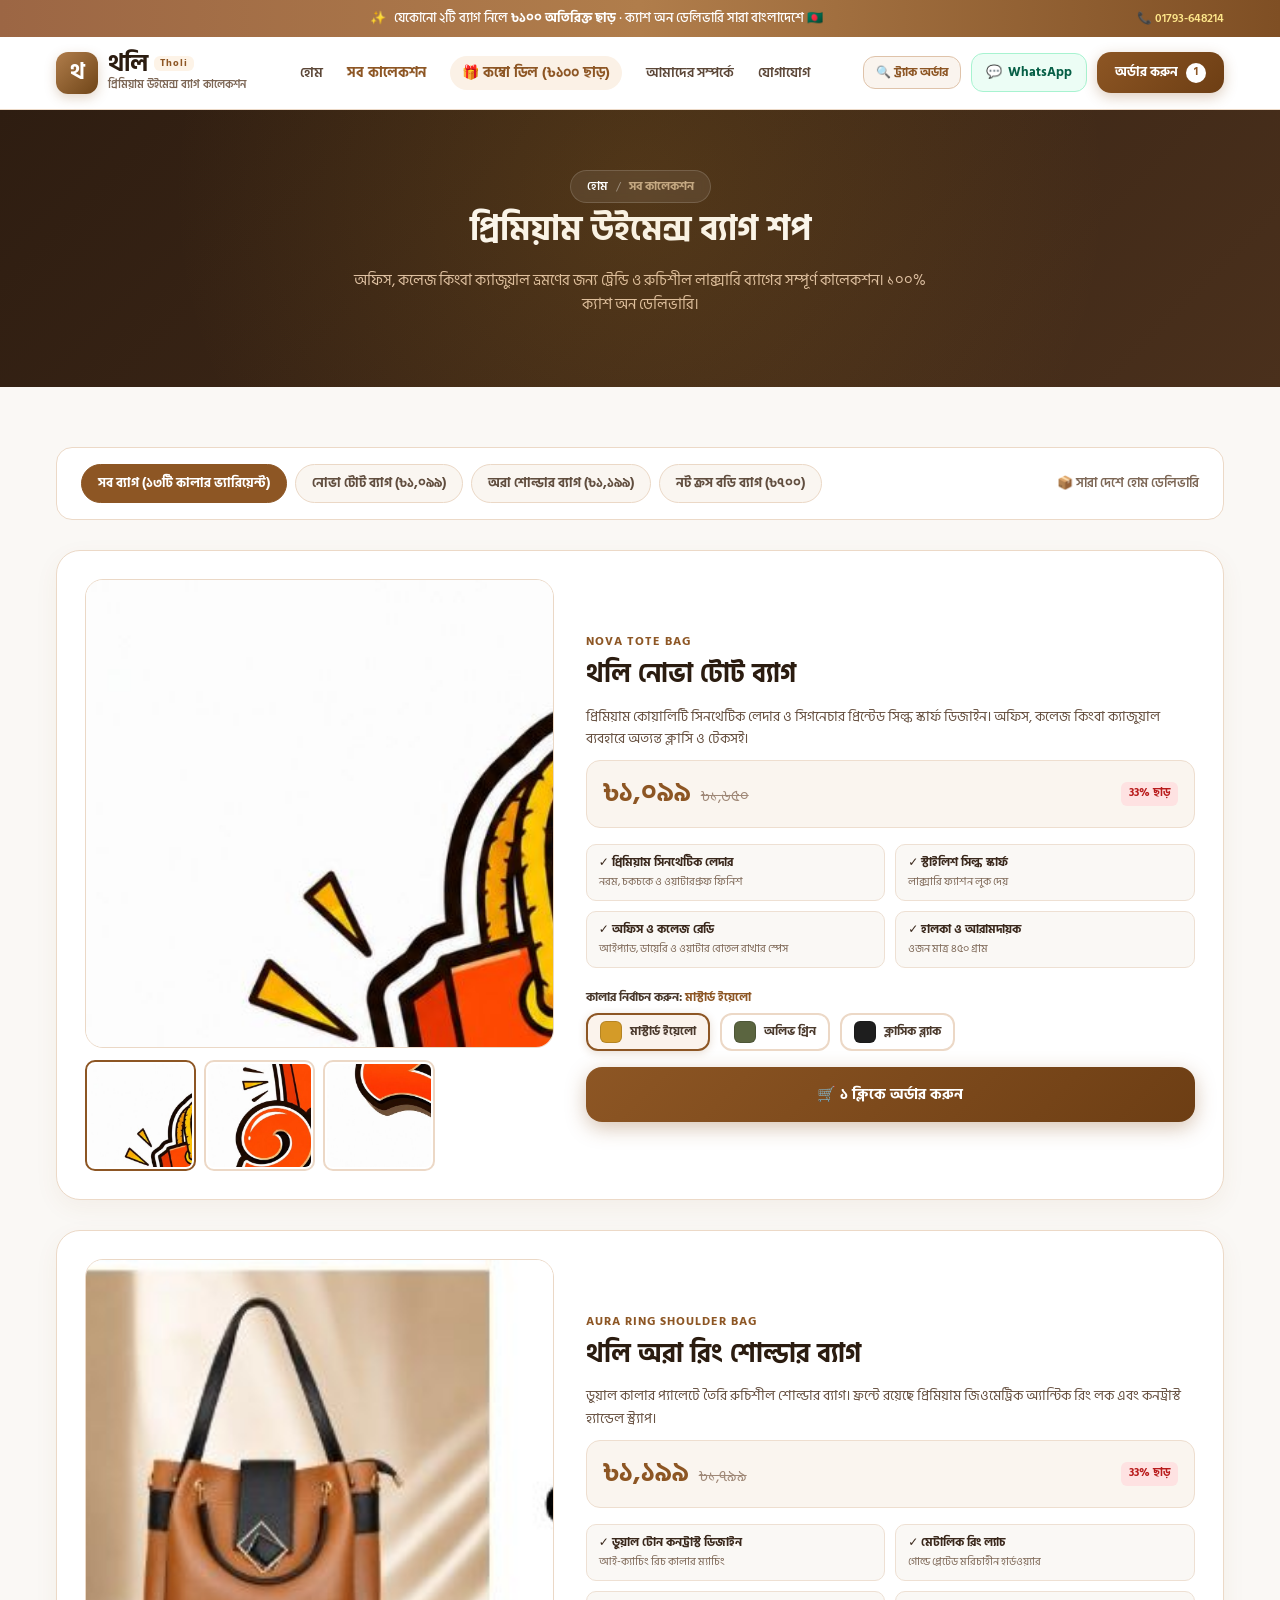
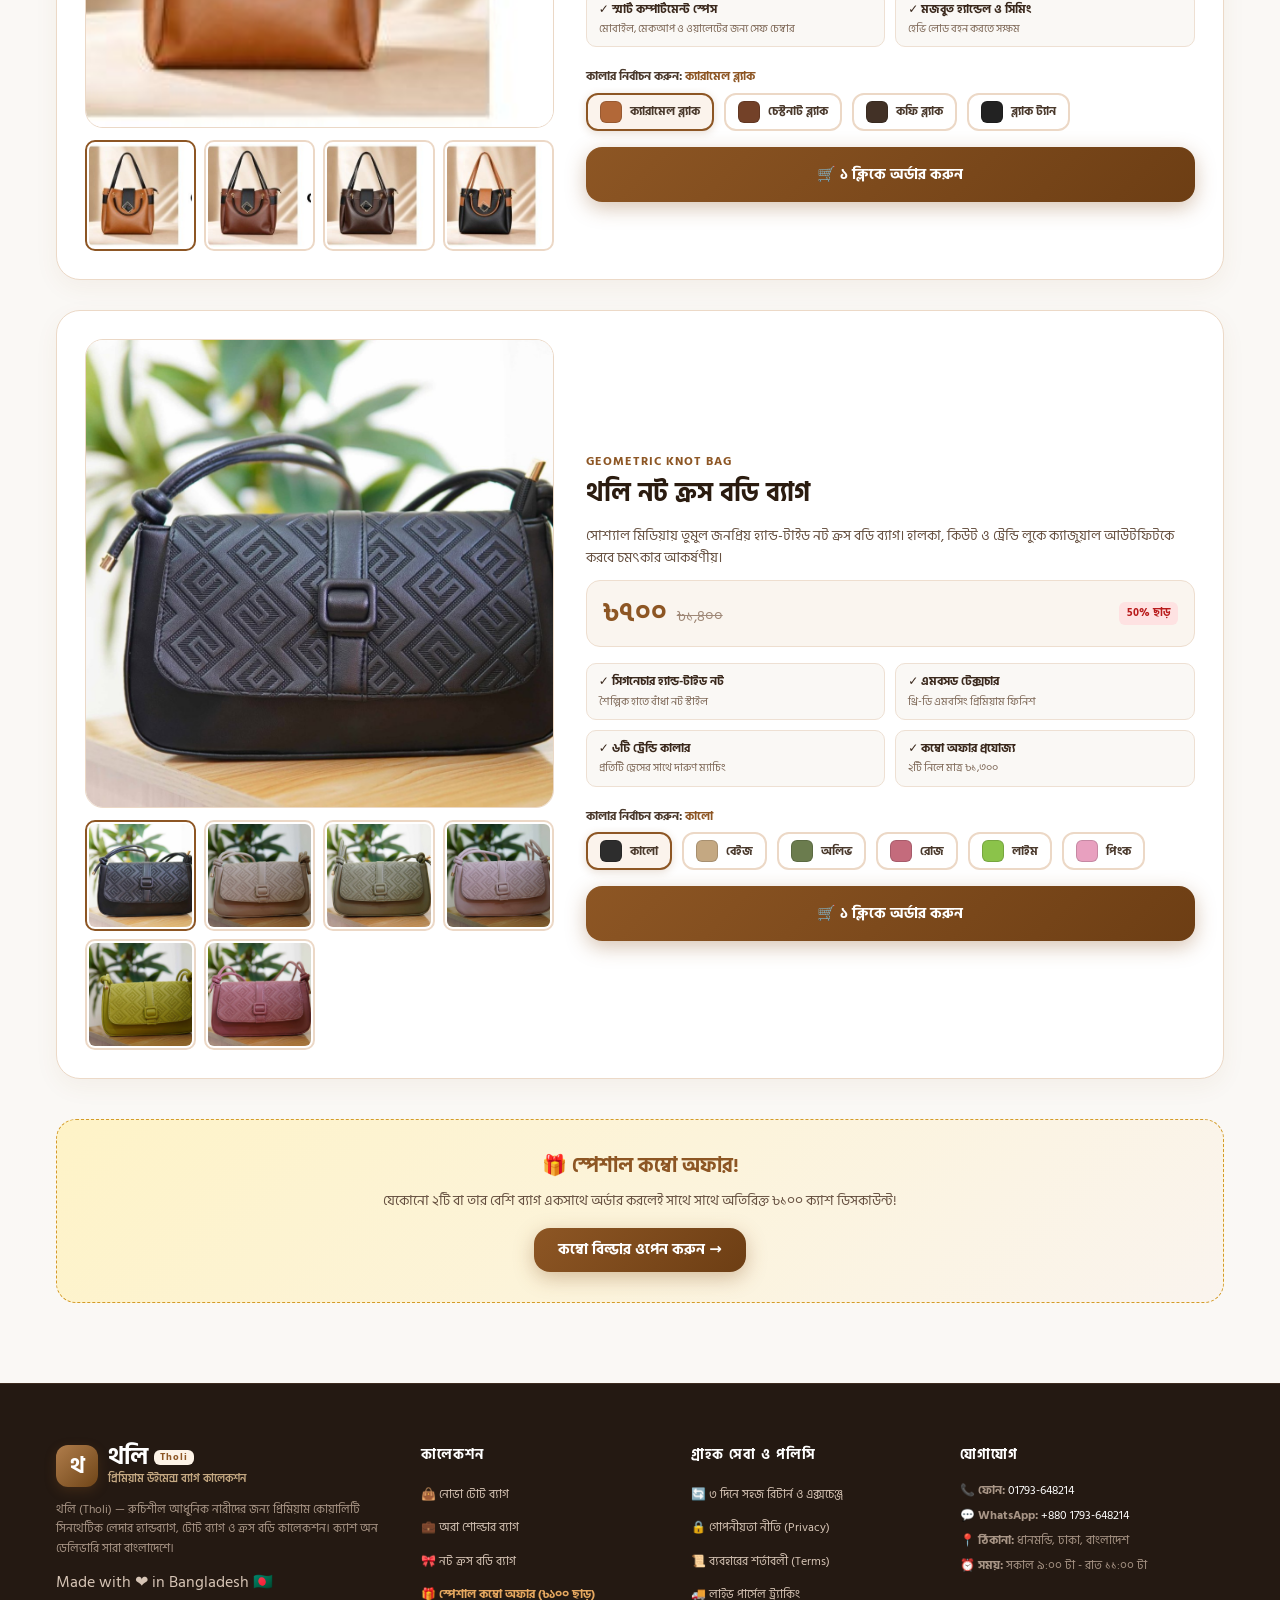
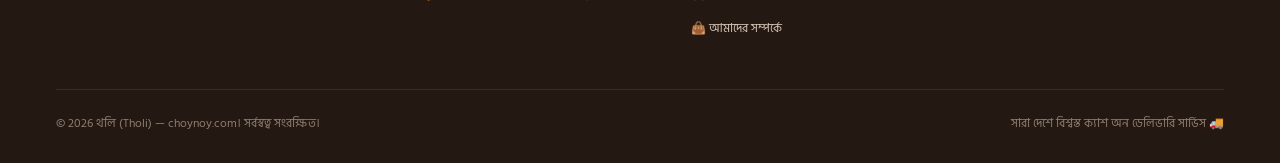
<file: shop.html>
<!DOCTYPE html>
<html lang="bn">
<head>
    <meta charset="UTF-8">
    <meta name="viewport" content="width=device-width, initial-scale=1.0">
    <title>সব ব্যাগ কালেকশন — থলি (Tholi) | প্রিমিয়াম উইমেন্স ব্যাগ শপ</title>
    <link rel="icon" type="image/png" href="assets/images/logo.png">
    <link rel="stylesheet" href="assets/css/tholi-style.css">
    <script src="https://code.jquery.com/jquery-3.7.1.min.js"></script>
</head>
<body class="tholi-body">

<!-- Top Luxury Announcement Banner -->
<div class="tholi-topbar">
    <div class="tholi-container tholi-topbar-inner">
        <div class="tholi-topbar-content">
            <span class="tholi-sparkle-icon">✨</span>
            <span>যেকোনো ২টি ব্যাগ নিলে <strong>৳১০০ অতিরিক্ত ছাড়</strong> · ক্যাশ অন ডেলিভারি সারা বাংলাদেশে 🇧🇩</span>
        </div>
        <div class="tholi-topbar-contact">
            <a href="tel:8801793648214">📞 01793-648214</a>
        </div>
    </div>
</div>

<!-- Header -->
<header class="tholi-header">
    <div class="tholi-container tholi-header-inner">
        <a href="index.html" class="tholi-brand">
            <div class="tholi-brand-icon">থ</div>
            <div class="tholi-brand-text">
                <div class="tholi-brand-title">থলি <span class="tholi-badge-tag">Tholi</span></div>
                <div class="tholi-brand-sub">প্রিমিয়াম উইমেন্স ব্যাগ কালেকশন</div>
            </div>
        </a>
        <nav class="tholi-nav">
            <a href="index.html">হোম</a>
            <a href="shop.html" style="color: #8d5624; font-weight: 700;">সব কালেকশন</a>
            <a href="index.html#combo-deal" class="tholi-nav-combo">🎁 কম্বো ডিল (৳১০০ ছাড়)</a>
            <a href="about.html">আমাদের সম্পর্কে</a>
            <a href="contact.html">যোগাযোগ</a>
        </nav>
        <div class="tholi-header-actions">
            <a href="track.html" class="tholi-track-btn" style="text-decoration: none; padding: 6px 12px; font-size: 12px; background: #faf4ee; color: #8d5624; border: 1px solid #dfc3aa; border-radius: 12px;">
                🔍 ট্র্যাক অর্ডার
            </a>
            <a href="https://wa.me/8801793648214" target="_blank" class="tholi-btn-wa">
                <span class="tholi-wa-icon">💬</span>
                <span class="tholi-wa-text">WhatsApp</span>
            </a>
            <a href="index.html#checkout" class="tholi-btn-order">
                <span>অর্ডার করুন</span>
                <span class="tholi-cart-count" id="tholi-cart-badge">১</span>
            </a>
        </div>
    </div>
</header>

<div class="tholi-page-hero">
    <div class="tholi-container">
        <div class="tholi-breadcrumb">
            <a href="index.html">হোম</a>
            <span>/</span>
            <strong>সব কালেকশন</strong>
        </div>
        <h1 class="tholi-page-title">প্রিমিয়াম উইমেন্স ব্যাগ শপ</h1>
        <p class="tholi-page-subtitle">
            অফিস, কলেজ কিংবা ক্যাজুয়াল ভ্রমণের জন্য ট্রেন্ডি ও রুচিশীল লাক্সারি ব্যাগের সম্পূর্ণ কালেকশন। ১০০% ক্যাশ অন ডেলিভারি।
        </p>
    </div>
</div>

<main class="tholi-inner-content">
    <div class="tholi-container">
        
        <div class="tholi-shop-toolbar">
            <div class="tholi-filter-tags">
                <a href="#all" class="tholi-filter-btn active">সব ব্যাগ (১৩টি কালার ভ্যারিয়েন্ট)</a>
                <a href="index.html#nova-tote" class="tholi-filter-btn">নোভা টোট ব্যাগ (৳১,০৯৯)</a>
                <a href="index.html#aura-shoulder" class="tholi-filter-btn">অরা শোল্ডার ব্যাগ (৳১,১৯৯)</a>
                <a href="index.html#knot-crossbody" class="tholi-filter-btn">নট ক্রস বডি ব্যাগ (৳৭০০)</a>
            </div>
            <div style="font-size: 13px; color: #7d6756; font-weight: 600;">
                📦 সারা দেশে হোম ডেলিভারি
            </div>
        </div>

        <div class="tholi-products-container" id="tholi-products-list"></div>

        <div style="margin-top: 40px; background: linear-gradient(135deg, #fef3c7, #faf4ee); border: 1px dashed #d49b28; border-radius: 20px; padding: 30px; text-align: center;">
            <h3 style="font-size: 20px; font-weight: 800; color: #8d5624; margin-bottom: 8px;">🎁 স্পেশাল কম্বো অফার!</h3>
            <p style="font-size: 14px; color: #665040; margin-bottom: 16px;">যেকোনো ২টি বা তার বেশি ব্যাগ একসাথে অর্ডার করলেই সাথে সাথে অতিরিক্ত ৳১০০ ক্যাশ ডিসকাউন্ট!</p>
            <a href="index.html#combo-deal" class="tholi-btn-main" style="display: inline-block; text-decoration: none; padding: 10px 24px;">
                কম্বো বিল্ডার ওপেন করুন →
            </a>
        </div>

    </div>
</main>

<footer class="tholi-footer">
    <div class="tholi-container">
        <div class="tholi-footer-grid">
            <div class="tholi-footer-col">
                <div class="tholi-brand" style="margin-bottom: 12px;">
                    <div class="tholi-brand-icon">থ</div>
                    <div class="tholi-brand-text">
                        <div class="tholi-brand-title" style="color: #fff;">থলি <span class="tholi-badge-tag">Tholi</span></div>
                        <div class="tholi-brand-sub" style="color: #c4a882;">প্রিমিয়াম উইমেন্স ব্যাগ কালেকশন</div>
                    </div>
                </div>
                <p class="tholi-footer-desc">
                    থলি (Tholi) — রুচিশীল আধুনিক নারীদের জন্য প্রিমিয়াম কোয়ালিটি সিনথেটিক লেদার হ্যান্ডব্যাগ, টোট ব্যাগ ও ক্রস বডি কালেকশন। ক্যাশ অন ডেলিভারি সারা বাংলাদেশে।
                </p>
                <div class="tholi-footer-love">Made with ❤️ in Bangladesh 🇧🇩</div>
            </div>
            <div class="tholi-footer-col">
                <h4 class="tholi-footer-heading">কালেকশন</h4>
                <ul class="tholi-footer-links">
                    <li><a href="index.html#nova-tote">👜 নোভা টোট ব্যাগ</a></li>
                    <li><a href="index.html#aura-shoulder">💼 অরা শোল্ডার ব্যাগ</a></li>
                    <li><a href="index.html#knot-crossbody">🎀 নট ক্রস বডি ব্যাগ</a></li>
                    <li><a href="index.html#combo-deal" style="color: #e6a860; font-weight: 700;">🎁 স্পেশাল কম্বো অফার (৳১০০ ছাড়)</a></li>
                </ul>
            </div>
            <div class="tholi-footer-col">
                <h4 class="tholi-footer-heading">গ্রাহক সেবা ও পলিসি</h4>
                <ul class="tholi-footer-links">
                    <li><a href="return-policy.html">🔄 ৩ দিনে সহজ রিটার্ন ও এক্সচেঞ্জ</a></li>
                    <li><a href="privacy-policy.html">🔒 গোপনীয়তা নীতি (Privacy)</a></li>
                    <li><a href="terms.html">📜 ব্যবহারের শর্তাবলী (Terms)</a></li>
                    <li><a href="track.html">🚚 লাইভ পার্সেল ট্র্যাকিং</a></li>
                    <li><a href="about.html">👜 আমাদের সম্পর্কে</a></li>
                </ul>
            </div>
            <div class="tholi-footer-col">
                <h4 class="tholi-footer-heading">যোগাযোগ</h4>
                <div class="tholi-footer-contact">
                    <p>📞 <strong>ফোন:</strong> <a href="tel:8801793648214">01793-648214</a></p>
                    <p>💬 <strong>WhatsApp:</strong> <a href="https://wa.me/8801793648214" target="_blank">+880 1793-648214</a></p>
                    <p>📍 <strong>ঠিকানা:</strong> ধানমন্ডি, ঢাকা, বাংলাদেশ</p>
                    <p>⏰ <strong>সময়:</strong> সকাল ৯:০০ টা - রাত ১১:০০ টা</p>
                </div>
            </div>
        </div>
        <div class="tholi-footer-bottom">
            <p>© 2026 থলি (Tholi) — choynoy.com। সর্বস্বত্ব সংরক্ষিত।</p>
            <p>সারা দেশে বিশ্বস্ত ক্যাশ অন ডেলিভারি সার্ভিস 🚚</p>
        </div>
    </div>
</footer>

<script src="assets/js/tholi-app.js"></script>
</body>
</html>
</file>
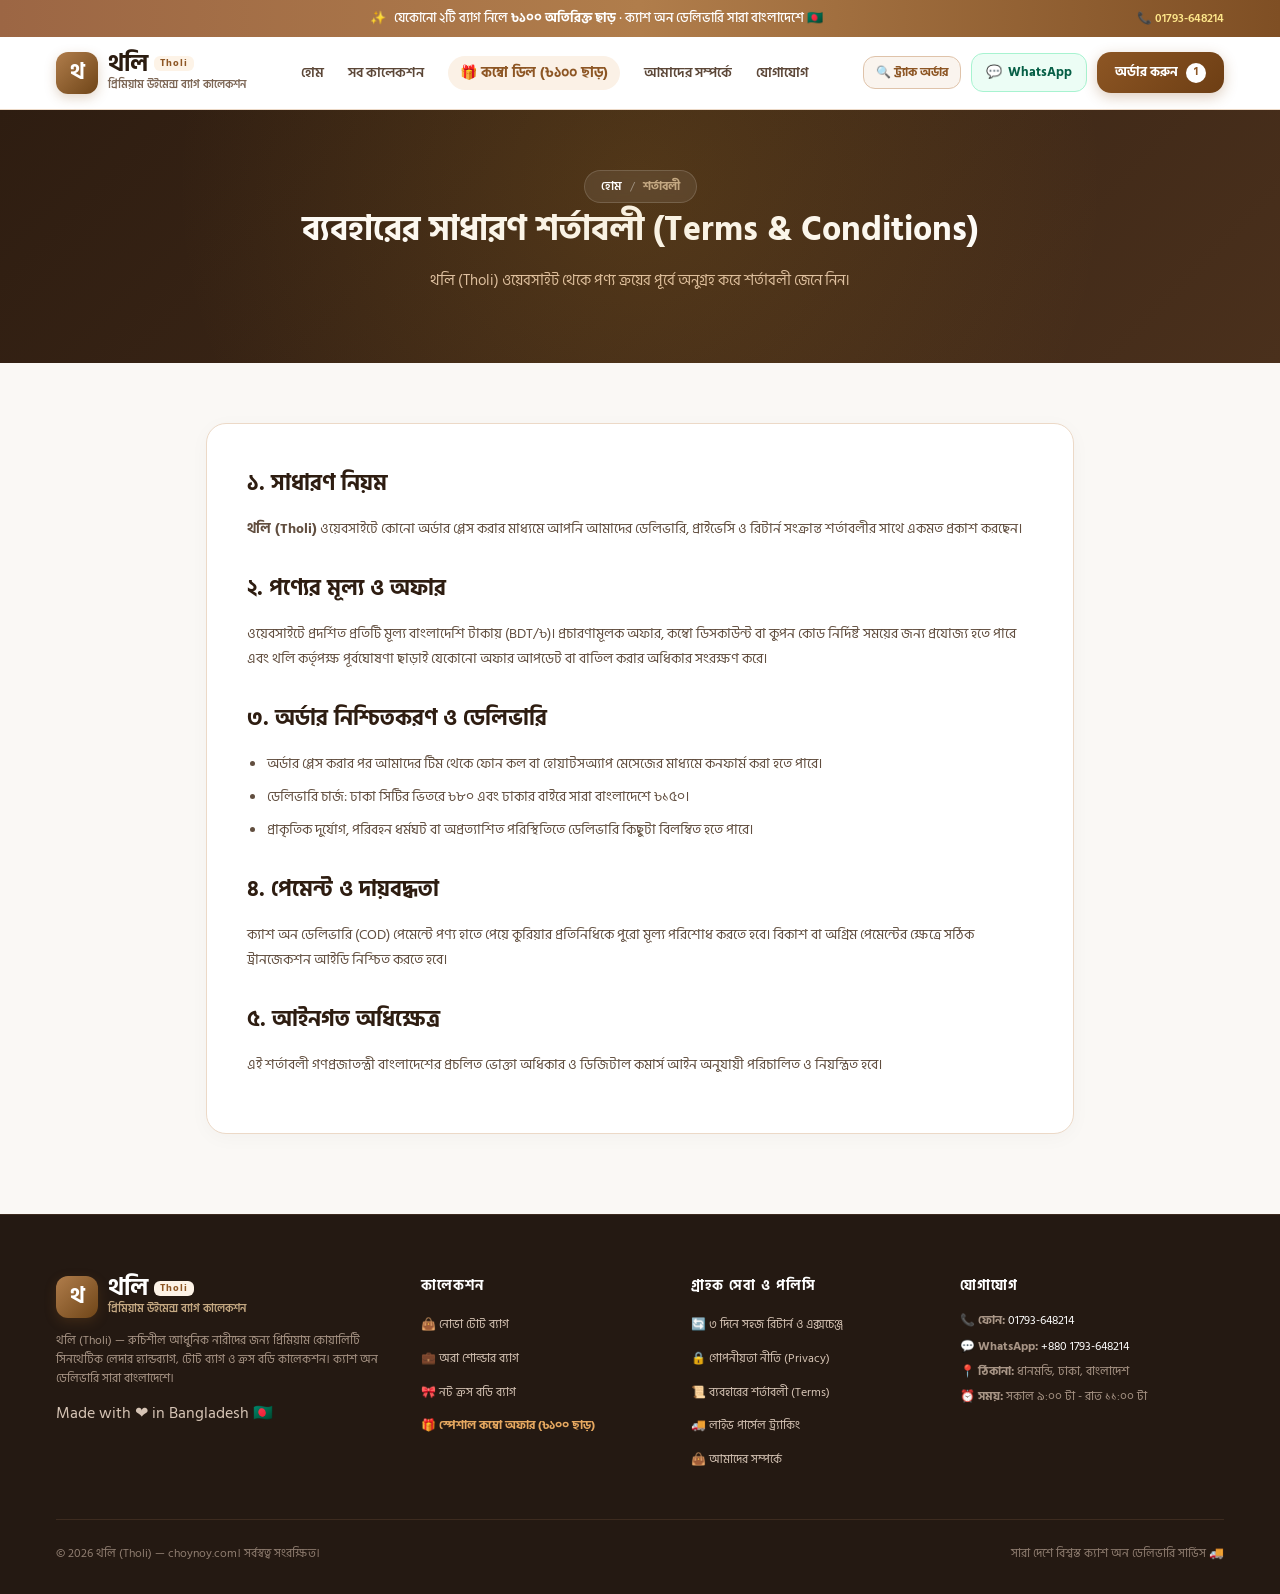
<file: terms.html>
<!DOCTYPE html>
<html lang="bn">
<head>
    <meta charset="UTF-8">
    <meta name="viewport" content="width=device-width, initial-scale=1.0">
    <title>ব্যবহারের শর্তাবলী (Terms & Conditions) — থলি (Tholi)</title>
    <link rel="icon" type="image/png" href="assets/images/logo.png">
    <link rel="stylesheet" href="assets/css/tholi-style.css">
    <script src="https://code.jquery.com/jquery-3.7.1.min.js"></script>
</head>
<body class="tholi-body">

<div class="tholi-topbar">
    <div class="tholi-container tholi-topbar-inner">
        <div class="tholi-topbar-content">
            <span class="tholi-sparkle-icon">✨</span>
            <span>যেকোনো ২টি ব্যাগ নিলে <strong>৳১০০ অতিরিক্ত ছাড়</strong> · ক্যাশ অন ডেলিভারি সারা বাংলাদেশে 🇧🇩</span>
        </div>
        <div class="tholi-topbar-contact">
            <a href="tel:8801793648214">📞 01793-648214</a>
        </div>
    </div>
</div>

<header class="tholi-header">
    <div class="tholi-container tholi-header-inner">
        <a href="index.html" class="tholi-brand">
            <div class="tholi-brand-icon">থ</div>
            <div class="tholi-brand-text">
                <div class="tholi-brand-title">থলি <span class="tholi-badge-tag">Tholi</span></div>
                <div class="tholi-brand-sub">প্রিমিয়াম উইমেন্স ব্যাগ কালেকশন</div>
            </div>
        </a>
        <nav class="tholi-nav">
            <a href="index.html">হোম</a>
            <a href="shop.html">সব কালেকশন</a>
            <a href="index.html#combo-deal" class="tholi-nav-combo">🎁 কম্বো ডিল (৳১০০ ছাড়)</a>
            <a href="about.html">আমাদের সম্পর্কে</a>
            <a href="contact.html">যোগাযোগ</a>
        </nav>
        <div class="tholi-header-actions">
            <a href="track.html" class="tholi-track-btn" style="text-decoration: none; padding: 6px 12px; font-size: 12px; background: #faf4ee; color: #8d5624; border: 1px solid #dfc3aa; border-radius: 12px;">
                🔍 ট্র্যাক অর্ডার
            </a>
            <a href="https://wa.me/8801793648214" target="_blank" class="tholi-btn-wa">
                <span class="tholi-wa-icon">💬</span>
                <span class="tholi-wa-text">WhatsApp</span>
            </a>
            <a href="index.html#checkout" class="tholi-btn-order">
                <span>অর্ডার করুন</span>
                <span class="tholi-cart-count" id="tholi-cart-badge">১</span>
            </a>
        </div>
    </div>
</header>

<div class="tholi-page-hero">
    <div class="tholi-container">
        <div class="tholi-breadcrumb">
            <a href="index.html">হোম</a>
            <span>/</span>
            <strong>শর্তাবলী</strong>
        </div>
        <h1 class="tholi-page-title">ব্যবহারের সাধারণ শর্তাবলী (Terms & Conditions)</h1>
        <p class="tholi-page-subtitle">
            থলি (Tholi) ওয়েবসাইট থেকে পণ্য ক্রয়ের পূর্বে অনুগ্রহ করে শর্তাবলী জেনে নিন।
        </p>
    </div>
</div>

<main class="tholi-inner-content">
    <div class="tholi-container" style="max-width: 900px;">
        <div class="tholi-content-card">
            
            <h2>১. সাধারণ নিয়ম</h2>
            <p>
                <strong>থলি (Tholi)</strong> ওয়েবসাইটে কোনো অর্ডার প্লেস করার মাধ্যমে আপনি আমাদের ডেলিভারি, প্রাইভেসি ও রিটার্ন সংক্রান্ত শর্তাবলীর সাথে একমত প্রকাশ করছেন।
            </p>

            <h2>২. পণ্যের মূল্য ও অফার</h2>
            <p>
                ওয়েবসাইটে প্রদর্শিত প্রতিটি মূল্য বাংলাদেশি টাকায় (BDT/৳)। প্রচারণামূলক অফার, কম্বো ডিসকাউন্ট বা কুপন কোড নির্দিষ্ট সময়ের জন্য প্রযোজ্য হতে পারে এবং থলি কর্তৃপক্ষ পূর্বঘোষণা ছাড়াই যেকোনো অফার আপডেট বা বাতিল করার অধিকার সংরক্ষণ করে।
            </p>

            <h2>৩. অর্ডার নিশ্চিতকরণ ও ডেলিভারি</h2>
            <ul>
                <li>অর্ডার প্লেস করার পর আমাদের টিম থেকে ফোন কল বা হোয়াটসঅ্যাপ মেসেজের মাধ্যমে কনফার্ম করা হতে পারে।</li>
                <li>ডেলিভারি চার্জ: ঢাকা সিটির ভিতরে ৳৮০ এবং ঢাকার বাইরে সারা বাংলাদেশে ৳১৫০।</li>
                <li>প্রাকৃতিক দুর্যোগ, পরিবহন ধর্মঘট বা অপ্রত্যাশিত পরিস্থিতিতে ডেলিভারি কিছুটা বিলম্বিত হতে পারে।</li>
            </ul>

            <h2>৪. পেমেন্ট ও দায়বদ্ধতা</h2>
            <p>
                ক্যাশ অন ডেলিভারি (COD) পেমেন্টে পণ্য হাতে পেয়ে কুরিয়ার প্রতিনিধিকে পুরো মূল্য পরিশোধ করতে হবে। বিকাশ বা অগ্রিম পেমেন্টের ক্ষেত্রে সঠিক ট্রানজেকশন আইডি নিশ্চিত করতে হবে।
            </p>

            <h2>৫. আইনগত অধিক্ষেত্র</h2>
            <p>
                এই শর্তাবলী গণপ্রজাতন্ত্রী বাংলাদেশের প্রচলিত ভোক্তা অধিকার ও ডিজিটাল কমার্স আইন অনুযায়ী পরিচালিত ও নিয়ন্ত্রিত হবে।
            </p>

        </div>
    </div>
</main>

<footer class="tholi-footer">
    <div class="tholi-container">
        <div class="tholi-footer-grid">
            <div class="tholi-footer-col">
                <div class="tholi-brand" style="margin-bottom: 12px;">
                    <div class="tholi-brand-icon">থ</div>
                    <div class="tholi-brand-text">
                        <div class="tholi-brand-title" style="color: #fff;">থলি <span class="tholi-badge-tag">Tholi</span></div>
                        <div class="tholi-brand-sub" style="color: #c4a882;">প্রিমিয়াম উইমেন্স ব্যাগ কালেকশন</div>
                    </div>
                </div>
                <p class="tholi-footer-desc">
                    থলি (Tholi) — রুচিশীল আধুনিক নারীদের জন্য প্রিমিয়াম কোয়ালিটি সিনথেটিক লেদার হ্যান্ডব্যাগ, টোট ব্যাগ ও ক্রস বডি কালেকশন। ক্যাশ অন ডেলিভারি সারা বাংলাদেশে।
                </p>
                <div class="tholi-footer-love">Made with ❤️ in Bangladesh 🇧🇩</div>
            </div>
            <div class="tholi-footer-col">
                <h4 class="tholi-footer-heading">কালেকশন</h4>
                <ul class="tholi-footer-links">
                    <li><a href="index.html#nova-tote">👜 নোভা টোট ব্যাগ</a></li>
                    <li><a href="index.html#aura-shoulder">💼 অরা শোল্ডার ব্যাগ</a></li>
                    <li><a href="index.html#knot-crossbody">🎀 নট ক্রস বডি ব্যাগ</a></li>
                    <li><a href="index.html#combo-deal" style="color: #e6a860; font-weight: 700;">🎁 স্পেশাল কম্বো অফার (৳১০০ ছাড়)</a></li>
                </ul>
            </div>
            <div class="tholi-footer-col">
                <h4 class="tholi-footer-heading">গ্রাহক সেবা ও পলিসি</h4>
                <ul class="tholi-footer-links">
                    <li><a href="return-policy.html">🔄 ৩ দিনে সহজ রিটার্ন ও এক্সচেঞ্জ</a></li>
                    <li><a href="privacy-policy.html">🔒 গোপনীয়তা নীতি (Privacy)</a></li>
                    <li><a href="terms.html">📜 ব্যবহারের শর্তাবলী (Terms)</a></li>
                    <li><a href="track.html">🚚 লাইভ পার্সেল ট্র্যাকিং</a></li>
                    <li><a href="about.html">👜 আমাদের সম্পর্কে</a></li>
                </ul>
            </div>
            <div class="tholi-footer-col">
                <h4 class="tholi-footer-heading">যোগাযোগ</h4>
                <div class="tholi-footer-contact">
                    <p>📞 <strong>ফোন:</strong> <a href="tel:8801793648214">01793-648214</a></p>
                    <p>💬 <strong>WhatsApp:</strong> <a href="https://wa.me/8801793648214" target="_blank">+880 1793-648214</a></p>
                    <p>📍 <strong>ঠিকানা:</strong> ধানমন্ডি, ঢাকা, বাংলাদেশ</p>
                    <p>⏰ <strong>সময়:</strong> সকাল ৯:০০ টা - রাত ১১:০০ টা</p>
                </div>
            </div>
        </div>
        <div class="tholi-footer-bottom">
            <p>© 2026 থলি (Tholi) — choynoy.com। সর্বস্বত্ব সংরক্ষিত।</p>
            <p>সারা দেশে বিশ্বস্ত ক্যাশ অন ডেলিভারি সার্ভিস 🚚</p>
        </div>
    </div>
</footer>

<script src="assets/js/tholi-app.js"></script>
</body>
</html>
</file>
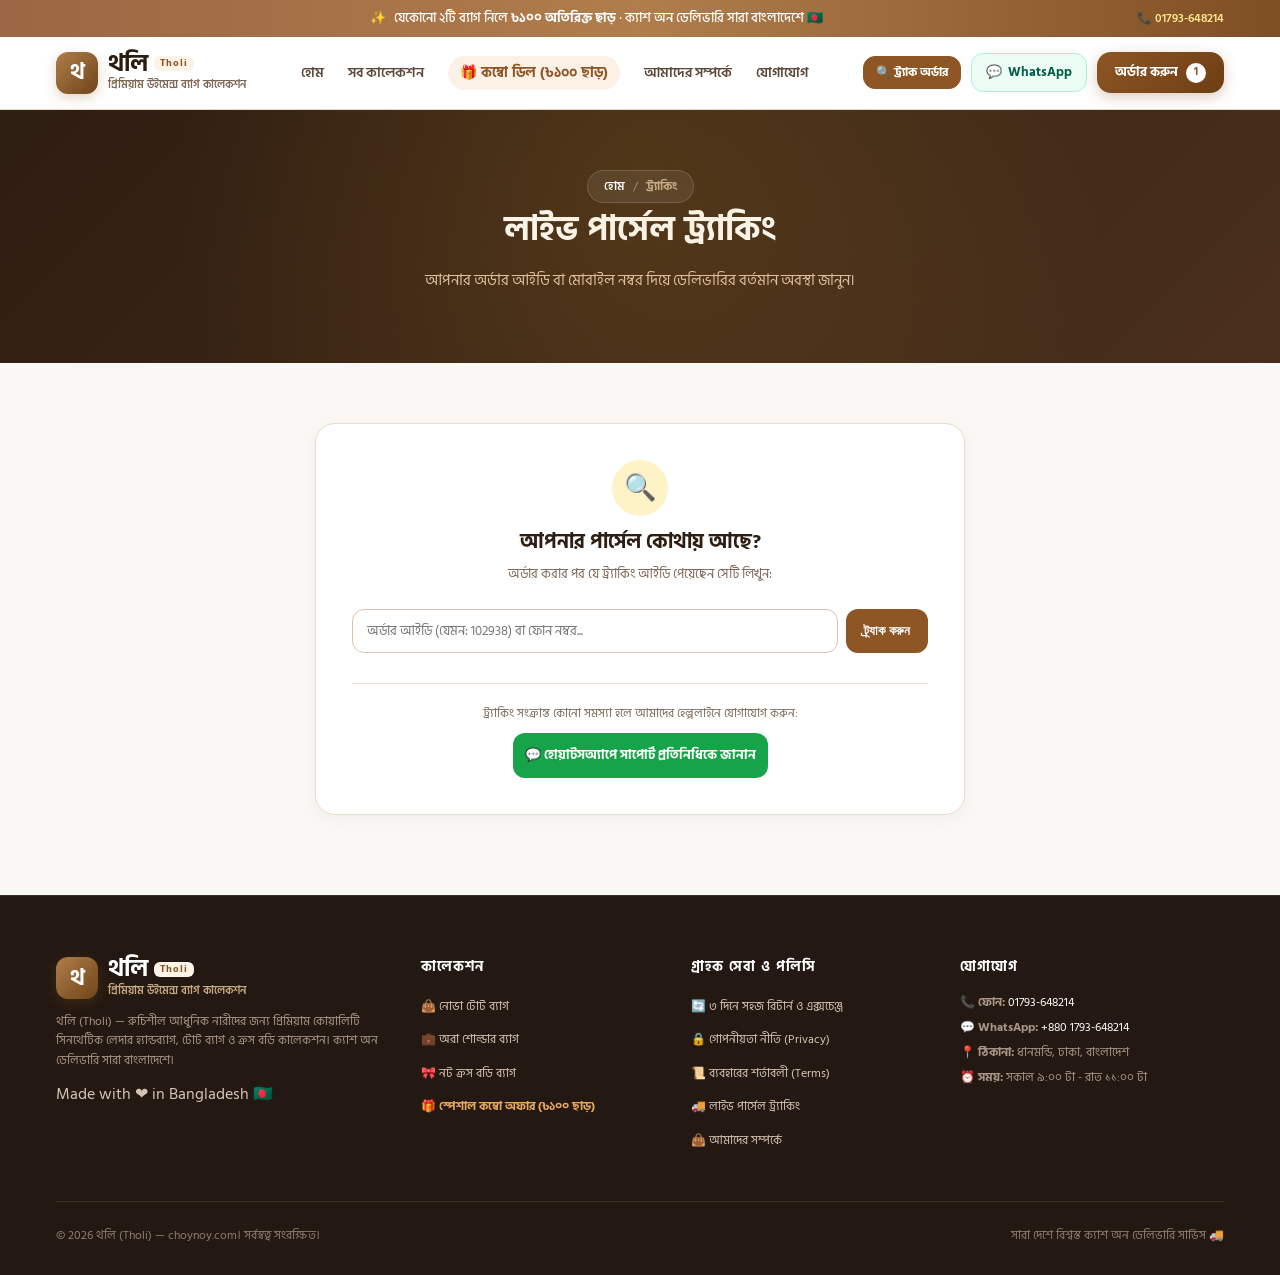
<file: track.html>
<!DOCTYPE html>
<html lang="bn">
<head>
    <meta charset="UTF-8">
    <meta name="viewport" content="width=device-width, initial-scale=1.0">
    <title>লাইভ পার্সেল ট্র্যাকিং — থলি (Tholi)</title>
    <link rel="icon" type="image/png" href="assets/images/logo.png">
    <link rel="stylesheet" href="assets/css/tholi-style.css">
    <script src="https://code.jquery.com/jquery-3.7.1.min.js"></script>
</head>
<body class="tholi-body">

<div class="tholi-topbar">
    <div class="tholi-container tholi-topbar-inner">
        <div class="tholi-topbar-content">
            <span class="tholi-sparkle-icon">✨</span>
            <span>যেকোনো ২টি ব্যাগ নিলে <strong>৳১০০ অতিরিক্ত ছাড়</strong> · ক্যাশ অন ডেলিভারি সারা বাংলাদেশে 🇧🇩</span>
        </div>
        <div class="tholi-topbar-contact">
            <a href="tel:8801793648214">📞 01793-648214</a>
        </div>
    </div>
</div>

<header class="tholi-header">
    <div class="tholi-container tholi-header-inner">
        <a href="index.html" class="tholi-brand">
            <div class="tholi-brand-icon">থ</div>
            <div class="tholi-brand-text">
                <div class="tholi-brand-title">থলি <span class="tholi-badge-tag">Tholi</span></div>
                <div class="tholi-brand-sub">প্রিমিয়াম উইমেন্স ব্যাগ কালেকশন</div>
            </div>
        </a>
        <nav class="tholi-nav">
            <a href="index.html">হোম</a>
            <a href="shop.html">সব কালেকশন</a>
            <a href="index.html#combo-deal" class="tholi-nav-combo">🎁 কম্বো ডিল (৳১০০ ছাড়)</a>
            <a href="about.html">আমাদের সম্পর্কে</a>
            <a href="contact.html">যোগাযোগ</a>
        </nav>
        <div class="tholi-header-actions">
            <a href="track.html" class="tholi-track-btn" style="text-decoration: none; padding: 6px 12px; font-size: 12px; background: #8d5624; color: #fff; border: 1px solid #8d5624; border-radius: 12px;">
                🔍 ট্র্যাক অর্ডার
            </a>
            <a href="https://wa.me/8801793648214" target="_blank" class="tholi-btn-wa">
                <span class="tholi-wa-icon">💬</span>
                <span class="tholi-wa-text">WhatsApp</span>
            </a>
            <a href="index.html#checkout" class="tholi-btn-order">
                <span>অর্ডার করুন</span>
                <span class="tholi-cart-count" id="tholi-cart-badge">১</span>
            </a>
        </div>
    </div>
</header>

<div class="tholi-page-hero">
    <div class="tholi-container">
        <div class="tholi-breadcrumb">
            <a href="index.html">হোম</a>
            <span>/</span>
            <strong>ট্র্যাকিং</strong>
        </div>
        <h1 class="tholi-page-title">লাইভ পার্সেল ট্র্যাকিং</h1>
        <p class="tholi-page-subtitle">
            আপনার অর্ডার আইডি বা মোবাইল নম্বর দিয়ে ডেলিভারির বর্তমান অবস্থা জানুন।
        </p>
    </div>
</div>

<main class="tholi-inner-content">
    <div class="tholi-container">
        <div class="tholi-track-full-box">
            
            <div style="text-align: center; margin-bottom: 24px;">
                <div style="width: 56px; height: 56px; border-radius: 50%; background: #fef3c7; color: #8d5624; font-size: 26px; display: inline-flex; align-items: center; justify-content: center; margin-bottom: 10px;">
                    🔍
                </div>
                <h3 style="font-size: 20px; font-weight: 800; color: #2e1d11; margin-bottom: 6px;">আপনার পার্সেল কোথায় আছে?</h3>
                <p style="font-size: 13px; color: #7d6756;">অর্ডার করার পর যে ট্র্যাকিং আইডি পেয়েছেন সেটি লিখুন:</p>
            </div>

            <form id="tholi-full-tracking-form" class="tholi-track-search-box" style="margin-bottom: 24px;">
                <input type="text" id="full-track-input" placeholder="অর্ডার আইডি (যেমন: 102938) বা ফোন নম্বর..." required class="tholi-track-input">
                <button type="submit" id="full-track-btn" class="tholi-track-btn">ট্র্যাক করুন</button>
            </form>

            <div id="full-tracking-result" style="display: none;">
                <div class="tholi-track-bar" style="margin-top: 14px; padding: 20px;">
                    <div style="display: flex; justify-content: space-between; align-items: center; margin-bottom: 16px; border-bottom: 1px solid #ebd8c6; padding-bottom: 10px;">
                        <div>
                            <span class="tholi-track-title" id="full-track-id" style="font-size: 16px; text-align: left; margin: 0;">#TH-102938</span>
                            <small id="full-track-date" style="color: #7d6756;"></small>
                        </div>
                        <span style="background: #ecfdf5; color: #15803d; padding: 4px 10px; border-radius: 20px; font-size: 12px; font-weight: 700;">কুরিয়ারে অন-ওয়ে</span>
                    </div>

                    <div class="tholi-track-steps">
                        <div class="tholi-t-step active">
                            <span class="tholi-t-num">✓</span>
                            <small>অর্ডার কনফার্মড</small>
                        </div>
                        <div class="tholi-t-step active">
                            <span class="tholi-t-num">✓</span>
                            <small>প্যাকিং শেষ</small>
                        </div>
                        <div class="tholi-t-step active">
                            <span class="tholi-t-num" style="background: #ea580c; color: #fff;">৩</span>
                            <small style="color: #ea580c; font-weight: 700;">কুরিয়ারে আছে</small>
                        </div>
                        <div class="tholi-t-step">
                            <span class="tholi-t-num">৪</span>
                            <small>ডেলিভার্ড</small>
                        </div>
                    </div>
                </div>

                <div class="tholi-modal-shipping-info" style="margin-top: 20px;">
                    <p><strong>বর্তমান অবস্থা:</strong> <span style="color: #ea580c; font-weight: 700;">পার্সেলটি আপনার স্থানীয় ডেলিভারি হাবে পৌঁছেছে</span></p>
                    <p><strong>কুরিয়ার পার্টনার:</strong> Steadfast Logistics / Pathao Express</p>
                    <p><strong>আনুমানিক ডেলিভারি সময়:</strong> আগামী ২৪ ঘণ্টার মধ্যে</p>
                    <p><strong>পেমেন্ট মোড:</strong> ক্যাশ অন ডেলিভারি (পণ্য হাতে পেয়ে দেখে টাকা দিন)</p>
                </div>
            </div>

            <div style="text-align: center; margin-top: 30px; border-top: 1px solid var(--tholi-border); padding-top: 20px;">
                <p style="font-size: 12px; color: #7d6756; margin-bottom: 10px;">ট্র্যাকিং সংক্রান্ত কোনো সমস্যা হলে আমাদের হেল্পলাইনে যোগাযোগ করুন:</p>
                <a href="https://wa.me/8801793648214" target="_blank" class="tholi-btn-modal-wa" style="display: inline-block;">
                    💬 হোয়াটসঅ্যাপে সাপোর্ট প্রতিনিধিকে জানান
                </a>
            </div>

        </div>
    </div>
</main>

<footer class="tholi-footer">
    <div class="tholi-container">
        <div class="tholi-footer-grid">
            <div class="tholi-footer-col">
                <div class="tholi-brand" style="margin-bottom: 12px;">
                    <div class="tholi-brand-icon">থ</div>
                    <div class="tholi-brand-text">
                        <div class="tholi-brand-title" style="color: #fff;">থলি <span class="tholi-badge-tag">Tholi</span></div>
                        <div class="tholi-brand-sub" style="color: #c4a882;">প্রিমিয়াম উইমেন্স ব্যাগ কালেকশন</div>
                    </div>
                </div>
                <p class="tholi-footer-desc">
                    থলি (Tholi) — রুচিশীল আধুনিক নারীদের জন্য প্রিমিয়াম কোয়ালিটি সিনথেটিক লেদার হ্যান্ডব্যাগ, টোট ব্যাগ ও ক্রস বডি কালেকশন। ক্যাশ অন ডেলিভারি সারা বাংলাদেশে।
                </p>
                <div class="tholi-footer-love">Made with ❤️ in Bangladesh 🇧🇩</div>
            </div>
            <div class="tholi-footer-col">
                <h4 class="tholi-footer-heading">কালেকশন</h4>
                <ul class="tholi-footer-links">
                    <li><a href="index.html#nova-tote">👜 নোভা টোট ব্যাগ</a></li>
                    <li><a href="index.html#aura-shoulder">💼 অরা শোল্ডার ব্যাগ</a></li>
                    <li><a href="index.html#knot-crossbody">🎀 নট ক্রস বডি ব্যাগ</a></li>
                    <li><a href="index.html#combo-deal" style="color: #e6a860; font-weight: 700;">🎁 স্পেশাল কম্বো অফার (৳১০০ ছাড়)</a></li>
                </ul>
            </div>
            <div class="tholi-footer-col">
                <h4 class="tholi-footer-heading">গ্রাহক সেবা ও পলিসি</h4>
                <ul class="tholi-footer-links">
                    <li><a href="return-policy.html">🔄 ৩ দিনে সহজ রিটার্ন ও এক্সচেঞ্জ</a></li>
                    <li><a href="privacy-policy.html">🔒 গোপনীয়তা নীতি (Privacy)</a></li>
                    <li><a href="terms.html">📜 ব্যবহারের শর্তাবলী (Terms)</a></li>
                    <li><a href="track.html">🚚 লাইভ পার্সেল ট্র্যাকিং</a></li>
                    <li><a href="about.html">👜 আমাদের সম্পর্কে</a></li>
                </ul>
            </div>
            <div class="tholi-footer-col">
                <h4 class="tholi-footer-heading">যোগাযোগ</h4>
                <div class="tholi-footer-contact">
                    <p>📞 <strong>ফোন:</strong> <a href="tel:8801793648214">01793-648214</a></p>
                    <p>💬 <strong>WhatsApp:</strong> <a href="https://wa.me/8801793648214" target="_blank">+880 1793-648214</a></p>
                    <p>📍 <strong>ঠিকানা:</strong> ধানমন্ডি, ঢাকা, বাংলাদেশ</p>
                    <p>⏰ <strong>সময়:</strong> সকাল ৯:০০ টা - রাত ১১:০০ টা</p>
                </div>
            </div>
        </div>
        <div class="tholi-footer-bottom">
            <p>© 2026 থলি (Tholi) — choynoy.com। সর্বস্বত্ব সংরক্ষিত।</p>
            <p>সারা দেশে বিশ্বস্ত ক্যাশ অন ডেলিভারি সার্ভিস 🚚</p>
        </div>
    </div>
</footer>

<script>
document.addEventListener('DOMContentLoaded', function() {
    const form = document.getElementById('tholi-full-tracking-form');
    if (form) {
        form.addEventListener('submit', function(e) {
            e.preventDefault();
            const input = document.getElementById('full-track-input').value.trim();
            if (!input) return;
            const btn = document.getElementById('full-track-btn');
            btn.textContent = 'খোঁজা হচ্ছে...';
            btn.disabled = true;

            setTimeout(function() {
                btn.textContent = 'ট্র্যাক করুন';
                btn.disabled = false;
                document.getElementById('full-track-id').textContent = input.startsWith('#') ? input : '#' + input;
                document.getElementById('full-track-date').textContent = new Date().toLocaleDateString('bn-BD', { day: 'numeric', month: 'long', year: 'numeric' });
                document.getElementById('full-tracking-result').style.display = 'block';
            }, 500);
        });
    }
});
</script>
<script src="assets/js/tholi-app.js"></script>
</body>
</html>
</file>
<file: assets/css/tholi-style.css>
@import url('https://fonts.googleapis.com/css2?family=Hind+Siliguri:wght@400;500;600;700&family=Plus+Jakarta+Sans:wght@400;500;600;700;800&display=swap');

:root {
    --tholi-primary: #8d5624;
    --tholi-primary-hover: #734318;
    --tholi-secondary: #b07d4b;
    --tholi-dark: #2b1c10;
    --tholi-text: #4a392c;
    --tholi-muted: #7d6756;
    --tholi-bg: #faf8f5;
    --tholi-card-bg: #ffffff;
    --tholi-border: #ecd9c7;
    --tholi-radius: 20px;
    --tholi-font-bn: 'Hind Siliguri', system-ui, sans-serif;
    --tholi-font-en: 'Plus Jakarta Sans', system-ui, sans-serif;
}

* {
    box-sizing: border-box;
    margin: 0;
    padding: 0;
}

body.tholi-body {
    font-family: var(--tholi-font-bn);
    background-color: var(--tholi-bg);
    color: var(--tholi-text);
    line-height: 1.6;
    overflow-x: hidden;
    -webkit-font-smoothing: antialiased;
}

/* Container */
.tholi-container {
    width: 100%;
    max-width: 1200px;
    margin: 0 auto;
    padding: 0 16px;
}

/* 1. Top Announcement Bar */
.tholi-topbar {
    background: linear-gradient(90deg, #9c6644, #b07d4b, #7f4f24);
    color: #fff;
    font-size: 13px;
    padding: 8px 0;
    text-align: center;
}
.tholi-topbar-inner {
    display: flex;
    align-items: center;
    justify-content: space-between;
}
.tholi-topbar-content {
    display: flex;
    align-items: center;
    justify-content: center;
    gap: 8px;
    width: 100%;
    font-weight: 500;
}
.tholi-topbar-contact a {
    color: #fde68a;
    text-decoration: none;
    font-weight: 600;
    font-size: 12px;
    white-space: nowrap;
}

/* 2. Header & Nav */
.tholi-header {
    background: rgba(255, 255, 255, 0.96);
    backdrop-filter: blur(10px);
    border-bottom: 1px solid var(--tholi-border);
    position: sticky;
    top: 0;
    z-index: 100;
}
.tholi-header-inner {
    display: flex;
    align-items: center;
    justify-content: space-between;
    height: 72px;
}
.tholi-brand {
    display: flex;
    align-items: center;
    gap: 10px;
    text-decoration: none;
    color: inherit;
}
.tholi-brand-icon {
    width: 42px;
    height: 42px;
    border-radius: 12px;
    background: linear-gradient(135deg, #b07d4b, #6f4518);
    color: #fff;
    display: flex;
    align-items: center;
    justify-content: center;
    font-size: 22px;
    font-weight: 800;
    box-shadow: 0 4px 12px rgba(141, 86, 36, 0.25);
}
.tholi-brand-title {
    font-size: 24px;
    font-weight: 800;
    color: var(--tholi-dark);
    display: flex;
    align-items: center;
    gap: 6px;
    line-height: 1.1;
}
.tholi-badge-tag {
    font-size: 10px;
    font-weight: 800;
    color: #8d5624;
    background: #fdf3e7;
    padding: 2px 6px;
    border-radius: 6px;
    letter-spacing: 1px;
}
.tholi-brand-sub {
    font-size: 11px;
    color: var(--tholi-muted);
    font-weight: 600;
}

.tholi-nav {
    display: flex;
    align-items: center;
    gap: 24px;
}
.tholi-nav a {
    color: #5c4738;
    text-decoration: none;
    font-size: 14px;
    font-weight: 600;
    transition: color 0.2s;
}
.tholi-nav a:hover {
    color: var(--tholi-primary);
}
.tholi-nav-combo {
    color: #8d5624 !important;
    font-weight: 700 !important;
    background: #fbf1e6;
    padding: 6px 12px;
    border-radius: 20px;
}

.tholi-header-actions {
    display: flex;
    align-items: center;
    gap: 10px;
}
.tholi-btn-wa {
    display: flex;
    align-items: center;
    gap: 6px;
    padding: 8px 14px;
    border-radius: 12px;
    background: #ecfdf5;
    color: #065f46;
    border: 1px solid #a7f3d0;
    text-decoration: none;
    font-size: 13px;
    font-weight: 700;
}
.tholi-btn-order {
    display: flex;
    align-items: center;
    gap: 8px;
    padding: 10px 18px;
    border-radius: 14px;
    background: linear-gradient(135deg, #8d5624, #6d3e14);
    color: #fff;
    text-decoration: none;
    font-size: 13px;
    font-weight: 700;
    box-shadow: 0 4px 14px rgba(141, 86, 36, 0.3);
    transition: transform 0.2s, box-shadow 0.2s;
}
.tholi-btn-order:hover {
    transform: translateY(-2px);
    box-shadow: 0 6px 20px rgba(141, 86, 36, 0.4);
}
.tholi-cart-count {
    width: 20px;
    height: 20px;
    border-radius: 50%;
    background: #fff;
    color: #8d5624;
    font-size: 11px;
    font-weight: 800;
    display: flex;
    align-items: center;
    justify-content: center;
}
.tholi-mobile-toggle {
    display: none;
    background: none;
    border: none;
    font-size: 24px;
    cursor: pointer;
    color: #4a392c;
    padding: 6px;
}
.tholi-mobile-drawer {
    display: none;
    background: #fff;
    border-top: 1px solid var(--tholi-border);
    padding: 14px 16px;
    flex-direction: column;
    gap: 8px;
}
.tholi-mobile-drawer.open {
    display: flex;
}
.tholi-m-link {
    text-decoration: none;
    color: #4a392c;
    font-size: 14px;
    font-weight: 600;
    padding: 8px 12px;
    background: #faf6f1;
    border-radius: 8px;
}
.tholi-m-combo {
    background: #fbf1e6;
    color: #8d5624;
    font-weight: 700;
}

/* 3. Hero Section */
.tholi-hero-section {
    padding: 30px 0 60px;
    background: linear-gradient(180deg, #faf4ee 0%, #f7efe7 50%, #faf8f5 100%);
    position: relative;
}
.tholi-pill-nav {
    display: flex;
    align-items: center;
    justify-content: center;
    gap: 8px;
    margin-bottom: 30px;
    flex-wrap: wrap;
}
.tholi-pill-label {
    font-size: 13px;
    font-weight: 700;
    color: #7d6756;
}
.tholi-pill {
    padding: 8px 16px;
    border-radius: 30px;
    border: 1px solid #e4d4c5;
    background: rgba(255, 255, 255, 0.85);
    color: #5c4738;
    font-size: 13px;
    font-weight: 700;
    cursor: pointer;
    transition: all 0.2s;
    font-family: inherit;
}
.tholi-pill:hover {
    background: #fff;
    border-color: #8d5624;
}
.tholi-pill.active {
    background: #8d5624;
    color: #fff;
    border-color: #8d5624;
    box-shadow: 0 4px 12px rgba(141, 86, 36, 0.25);
    transform: scale(1.04);
}

.tholi-hero-grid {
    display: grid;
    grid-template-columns: 1.2fr 0.9fr;
    gap: 40px;
    align-items: center;
}
.tholi-badge-row {
    display: flex;
    gap: 8px;
    margin-bottom: 12px;
    flex-wrap: wrap;
}
.tholi-tag-hot {
    background: #8d5624;
    color: #fff;
    font-size: 11px;
    font-weight: 800;
    padding: 4px 12px;
    border-radius: 20px;
}
.tholi-tag-cod {
    background: #dcfce7;
    color: #166534;
    font-size: 11px;
    font-weight: 700;
    padding: 4px 12px;
    border-radius: 20px;
}
.tholi-tag-stock {
    background: #fff;
    color: #8d5624;
    border: 1px solid #ebd8c6;
    font-size: 11px;
    font-weight: 600;
    padding: 4px 10px;
    border-radius: 20px;
}

.tholi-hero-title {
    font-size: 42px;
    font-weight: 800;
    color: var(--tholi-dark);
    line-height: 1.15;
    margin-bottom: 10px;
    font-family: var(--tholi-font-en), var(--tholi-font-bn);
}
.tholi-hero-subtitle {
    font-size: 16px;
    color: #6d5646;
    margin-bottom: 20px;
    line-height: 1.5;
}

.tholi-hero-price-card {
    background: #fff;
    border: 1px solid var(--tholi-border);
    border-radius: 16px;
    padding: 16px 20px;
    margin-bottom: 20px;
    box-shadow: 0 4px 14px rgba(0, 0, 0, 0.03);
}
.tholi-price-line {
    display: flex;
    align-items: baseline;
    gap: 12px;
}
.tholi-current-price {
    font-size: 36px;
    font-weight: 800;
    color: var(--tholi-primary);
}
.tholi-old-price {
    font-size: 18px;
    color: #9f8877;
    text-decoration: line-through;
    font-weight: 600;
}
.tholi-discount-badge {
    background: #fee2e2;
    color: #b91c1c;
    font-size: 12px;
    font-weight: 800;
    padding: 3px 8px;
    border-radius: 8px;
}
.tholi-shipping-note {
    font-size: 12px;
    color: #7d6857;
    margin-top: 4px;
}

/* Color Swatches */
.tholi-swatches-wrap {
    margin-bottom: 24px;
}
.tholi-swatch-header {
    display: flex;
    align-items: center;
    gap: 8px;
    font-size: 13px;
    font-weight: 700;
    margin-bottom: 10px;
}
.tholi-code-pill {
    background: #f5e7db;
    color: #8d5624;
    font-size: 11px;
    padding: 2px 8px;
    border-radius: 6px;
}
.tholi-swatches-list {
    display: flex;
    gap: 10px;
    flex-wrap: wrap;
}
.tholi-swatch-btn {
    display: flex;
    align-items: center;
    gap: 8px;
    padding: 6px 12px;
    border-radius: 12px;
    border: 2px solid #ecd8c6;
    background: #fff;
    cursor: pointer;
    transition: all 0.2s;
    font-family: inherit;
    font-size: 12px;
    font-weight: 700;
    color: #4a392c;
}
.tholi-swatch-btn:hover {
    border-color: #b07d4b;
}
.tholi-swatch-btn.active {
    border-color: #8d5624;
    background: #fbf3ec;
    box-shadow: 0 2px 8px rgba(141, 86, 36, 0.2);
}
.tholi-color-dot {
    width: 22px;
    height: 22px;
    border-radius: 6px;
    border: 1px solid rgba(0, 0, 0, 0.15);
    display: inline-block;
}

/* CTAs */
.tholi-hero-ctas {
    display: flex;
    gap: 12px;
    margin-bottom: 24px;
}
.tholi-btn-main {
    padding: 15px 28px;
    border-radius: 16px;
    background: linear-gradient(135deg, #8d5624, #6d3e14);
    color: #fff;
    border: none;
    font-size: 15px;
    font-weight: 800;
    cursor: pointer;
    box-shadow: 0 6px 20px rgba(141, 86, 36, 0.35);
    transition: all 0.2s;
    font-family: inherit;
    text-decoration: none;
    display: inline-flex;
    align-items: center;
    justify-content: center;
}
.tholi-btn-main:hover {
    transform: translateY(-2px);
    box-shadow: 0 8px 24px rgba(141, 86, 36, 0.45);
}
.tholi-btn-secondary {
    padding: 15px 22px;
    border-radius: 16px;
    background: #fff;
    color: #6c5443;
    border: 1px solid #dfcdbd;
    font-size: 14px;
    font-weight: 700;
    text-decoration: none;
    display: inline-flex;
    align-items: center;
}

.tholi-hero-trust-bar {
    display: flex;
    gap: 16px;
    font-size: 12px;
    font-weight: 700;
    color: #6d5646;
    padding-top: 14px;
    border-top: 1px solid var(--tholi-border);
    flex-wrap: wrap;
}

/* Visual Card */
.tholi-visual-card {
    background: #fff;
    border-radius: 28px;
    border: 1px solid var(--tholi-border);
    padding: 14px;
    box-shadow: 0 16px 40px rgba(141, 86, 36, 0.12);
    position: relative;
}
.tholi-visual-sale-tag {
    position: absolute;
    top: 24px;
    left: 24px;
    background: #dc2626;
    color: #fff;
    font-size: 12px;
    font-weight: 800;
    padding: 4px 10px;
    border-radius: 10px;
    z-index: 2;
}
.tholi-visual-code-tag {
    position: absolute;
    top: 24px;
    right: 24px;
    background: rgba(0, 0, 0, 0.7);
    color: #fff;
    font-size: 11px;
    font-weight: 700;
    padding: 4px 10px;
    border-radius: 8px;
    z-index: 2;
}
.tholi-img-container {
    width: 100%;
    aspect-ratio: 1;
    border-radius: 20px;
    overflow: hidden;
    background: #f7f3ee;
}
.tholi-main-photo {
    width: 100%;
    height: 100%;
    object-fit: cover;
    transition: transform 0.4s ease;
}
.tholi-visual-card:hover .tholi-main-photo {
    transform: scale(1.04);
}
.tholi-visual-caption {
    margin-top: 12px;
    padding: 10px 14px;
    background: #faf4ed;
    border-radius: 14px;
    border: 1px solid #f0dfd0;
    display: flex;
    justify-content: space-between;
    align-items: center;
}
.tholi-visual-caption strong {
    display: block;
    font-size: 14px;
    color: #3a291d;
}
.tholi-visual-caption span {
    font-size: 12px;
    color: #7d6553;
}
.tholi-caption-price span {
    font-size: 16px;
    font-weight: 800;
    color: #8d5624;
    display: block;
    text-align: right;
}
.tholi-stock-badge {
    font-size: 10px;
    font-weight: 700;
    color: #15803d;
}

.tholi-float-rating {
    background: rgba(255, 255, 255, 0.95);
    border: 1px solid var(--tholi-border);
    border-radius: 18px;
    padding: 10px 16px;
    display: flex;
    align-items: center;
    gap: 12px;
    margin-top: -24px;
    margin-left: 20px;
    max-width: 250px;
    box-shadow: 0 10px 24px rgba(0, 0, 0, 0.08);
    position: relative;
    z-index: 5;
}
.tholi-rating-badge {
    background: #fef3c7;
    color: #92400e;
    font-weight: 800;
    font-size: 14px;
    padding: 6px 10px;
    border-radius: 10px;
}
.tholi-stars {
    color: #f59e0b;
    font-size: 12px;
    letter-spacing: 2px;
}

/* Stats Banner */
.tholi-stats-banner {
    display: grid;
    grid-template-columns: repeat(4, 1fr);
    background: #fff;
    border: 1px solid var(--tholi-border);
    border-radius: 20px;
    padding: 20px;
    margin-top: 50px;
    box-shadow: 0 4px 14px rgba(0, 0, 0, 0.03);
    text-align: center;
}
.tholi-stat-item {
    border-right: 1px solid var(--tholi-border);
    padding: 6px 12px;
}
.tholi-stat-item:last-child {
    border-right: none;
}
.tholi-stat-num {
    font-size: 28px;
    font-weight: 800;
    color: var(--tholi-primary);
    display: block;
}
.tholi-stat-lbl {
    font-size: 12px;
    font-weight: 600;
    color: #7c6351;
}

/* Section Header Generic */
.tholi-section-header {
    text-align: center;
    max-width: 680px;
    margin: 0 auto 40px;
}
.tholi-sub-pill {
    background: #f5e7db;
    color: #8d5624;
    font-size: 12px;
    font-weight: 800;
    padding: 5px 14px;
    border-radius: 20px;
    display: inline-block;
    margin-bottom: 8px;
}
.tholi-section-title {
    font-size: 32px;
    font-weight: 800;
    color: var(--tholi-dark);
    line-height: 1.25;
}
.tholi-section-desc {
    font-size: 14px;
    color: #7c6351;
    margin-top: 6px;
}

/* 4. Showcase Product Card */
.tholi-product-card {
    background: #fff;
    border: 1px solid var(--tholi-border);
    border-radius: 24px;
    padding: 28px;
    margin-bottom: 30px;
    box-shadow: 0 8px 24px rgba(141, 86, 36, 0.06);
    display: grid;
    grid-template-columns: 1fr 1.3fr;
    gap: 32px;
    align-items: center;
}
.tholi-pc-gallery {
    display: flex;
    flex-direction: column;
    gap: 12px;
}
.tholi-pc-main-img-box {
    width: 100%;
    aspect-ratio: 1;
    border-radius: 18px;
    overflow: hidden;
    background: #faf6f0;
    border: 1px solid #ebd8c6;
    position: relative;
}
.tholi-pc-main-img {
    width: 100%;
    height: 100%;
    object-fit: cover;
}
.tholi-pc-thumbs {
    display: grid;
    grid-template-columns: repeat(4, 1fr);
    gap: 8px;
}
.tholi-pc-thumb-item {
    aspect-ratio: 1;
    border-radius: 10px;
    overflow: hidden;
    border: 2px solid #ecd8c6;
    cursor: pointer;
    background: #fff;
    padding: 2px;
}
.tholi-pc-thumb-item.active {
    border-color: #8d5624;
}
.tholi-pc-thumb-item img {
    width: 100%;
    height: 100%;
    object-fit: cover;
    border-radius: 6px;
}

.tholi-pc-info h3 {
    font-size: 26px;
    font-weight: 800;
    color: #2b1c10;
}
.tholi-pc-en-name {
    font-size: 12px;
    font-weight: 700;
    color: #8d5624;
    text-transform: uppercase;
    letter-spacing: 1px;
}
.tholi-pc-desc {
    font-size: 14px;
    color: #665040;
    margin: 10px 0;
}
.tholi-pc-price-box {
    background: #faf5ef;
    border: 1px solid #eedecf;
    border-radius: 14px;
    padding: 12px 16px;
    display: flex;
    justify-content: space-between;
    align-items: center;
    margin-bottom: 16px;
}
.tholi-features-list {
    display: grid;
    grid-template-columns: 1fr 1fr;
    gap: 10px;
    margin-bottom: 20px;
}
.tholi-feature-item {
    background: #faf8f5;
    border: 1px solid #eee0d3;
    border-radius: 10px;
    padding: 8px 12px;
    font-size: 12px;
}
.tholi-feature-item strong {
    display: block;
    color: #3a281c;
}
.tholi-feature-item span {
    color: #7d6756;
    font-size: 11px;
}

/* 5. Combo Deal Builder */
.tholi-combo-section {
    padding: 60px 0;
    background: linear-gradient(135deg, #f8eee3 0%, #f5e5d3 50%, #ebd7c1 100%);
}
.tholi-combo-card {
    background: #fff;
    border-radius: 28px;
    border: 1px solid #ecd4be;
    padding: 30px;
    box-shadow: 0 16px 36px rgba(141, 86, 36, 0.12);
    max-width: 900px;
    margin: 0 auto;
}
.tholi-combo-grid {
    display: grid;
    grid-template-columns: 1fr auto 1fr;
    gap: 20px;
    align-items: center;
}
.tholi-combo-col {
    background: #faf5ef;
    border: 1px solid #eee0d3;
    border-radius: 20px;
    padding: 18px;
    text-align: center;
}
.tholi-combo-badge {
    background: #8d5624;
    color: #fff;
    font-size: 11px;
    font-weight: 800;
    padding: 3px 12px;
    border-radius: 20px;
    display: inline-block;
    margin-bottom: 10px;
}
.tholi-combo-preview {
    width: 140px;
    height: 140px;
    border-radius: 16px;
    overflow: hidden;
    margin: 0 auto 12px;
    border: 1px solid #ecd9c7;
    background: #fff;
}
.tholi-combo-preview img {
    width: 100%;
    height: 100%;
    object-fit: cover;
}
.tholi-combo-select-wrap label {
    font-size: 11px;
    font-weight: 700;
    color: #7d6756;
    display: block;
    margin-bottom: 4px;
}
.tholi-select {
    width: 100%;
    padding: 10px 12px;
    border-radius: 12px;
    border: 1px solid #d8c2b0;
    background: #fff;
    font-size: 13px;
    font-weight: 700;
    color: #3a281c;
    font-family: inherit;
    outline: none;
}
.tholi-combo-item-price {
    font-size: 13px;
    font-weight: 800;
    color: #8d5624;
    margin-top: 8px;
}
.tholi-combo-plus {
    width: 44px;
    height: 44px;
    border-radius: 50%;
    background: #fef3c7;
    border: 1px solid #fde68a;
    color: #8d5624;
    font-size: 24px;
    font-weight: 800;
    display: flex;
    align-items: center;
    justify-content: center;
}

.tholi-combo-action-bar {
    margin-top: 24px;
    padding-top: 20px;
    border-top: 1px solid #ebd5c1;
    display: flex;
    justify-content: space-between;
    align-items: center;
    background: linear-gradient(90deg, #fffbeb, #fdf8f4);
    padding: 18px 24px;
    border-radius: 18px;
}
.tholi-combo-save-pill {
    background: #dcfce7;
    color: #166534;
    font-size: 12px;
    font-weight: 800;
    padding: 3px 10px;
    border-radius: 8px;
    display: inline-block;
}
.tholi-combo-final-price {
    font-size: 32px;
    font-weight: 800;
    color: #8d5624;
}
.tholi-combo-regular-price {
    font-size: 16px;
    color: #9f8877;
    text-decoration: line-through;
    font-weight: 600;
    margin-left: 8px;
}
.tholi-combo-shipping-text {
    font-size: 12px;
    color: #7e6757;
}

/* 6. Guarantee & Features */
.tholi-features-section {
    padding: 60px 0;
    background: #fff;
    border-top: 1px solid var(--tholi-border);
    border-bottom: 1px solid var(--tholi-border);
}
.tholi-guarantee-grid {
    display: grid;
    grid-template-columns: repeat(4, 1fr);
    gap: 20px;
    margin-bottom: 50px;
}
.tholi-guarantee-card {
    background: #faf5ef;
    border: 1px solid #ebd8c6;
    border-radius: 18px;
    padding: 24px 18px;
    text-align: center;
}
.tholi-g-icon {
    font-size: 28px;
    margin-bottom: 10px;
}
.tholi-guarantee-card h3 {
    font-size: 16px;
    font-weight: 800;
    color: #2e1d11;
    margin-bottom: 6px;
}
.tholi-guarantee-card p {
    font-size: 12px;
    color: #705847;
}

/* Comparison Table */
.tholi-comparison-box {
    background: #faf8f5;
    border: 1px solid var(--tholi-border);
    border-radius: 24px;
    padding: 30px;
    max-width: 860px;
    margin: 0 auto;
}
.tholi-comparison-title {
    text-align: center;
    font-size: 22px;
    font-weight: 800;
    margin-bottom: 20px;
    color: #2b1c10;
}
.tholi-table {
    width: 100%;
    border-collapse: collapse;
    font-size: 13px;
}
.tholi-table th, .tholi-table td {
    padding: 12px 14px;
    text-align: left;
    border-bottom: 1px solid #eee2d5;
}
.tholi-col-highlight {
    background: #fef8f0;
    color: #8d5624;
    font-weight: 700;
}
.tholi-col-bad {
    color: #9f8877;
    text-decoration: line-through;
}

/* 7. Checkout Form */
.tholi-checkout-section {
    padding: 60px 0;
    background: #faf5ef;
    border-top: 1px solid var(--tholi-border);
}
.tholi-checkout-wrapper {
    display: grid;
    grid-template-columns: 1.2fr 0.9fr;
    gap: 32px;
    align-items: flex-start;
}
.tholi-checkout-card {
    background: #fff;
    border: 1px solid #ebd8c6;
    border-radius: 24px;
    padding: 28px;
    box-shadow: 0 10px 30px rgba(141, 86, 36, 0.08);
}
.tholi-card-title {
    display: flex;
    align-items: center;
    gap: 10px;
    padding-bottom: 14px;
    border-bottom: 1px solid #ecd9c7;
    margin-bottom: 20px;
}
.tholi-step-num {
    width: 28px;
    height: 28px;
    border-radius: 8px;
    background: #fef3c7;
    color: #8d5624;
    font-weight: 800;
    display: flex;
    align-items: center;
    justify-content: center;
    font-size: 14px;
}
.tholi-card-title h3 {
    font-size: 18px;
    font-weight: 800;
    color: #2e1d11;
}

.tholi-field-group {
    margin-bottom: 16px;
}
.tholi-field-group label {
    display: block;
    font-size: 13px;
    font-weight: 700;
    color: #4a392c;
    margin-bottom: 6px;
}
.tholi-req {
    color: #dc2626;
}
.tholi-input, .tholi-textarea {
    width: 100%;
    padding: 12px 14px;
    border-radius: 12px;
    border: 1px solid #d8c2b0;
    background: #faf8f5;
    font-size: 14px;
    font-family: inherit;
    color: #2e1d11;
    outline: none;
    transition: border-color 0.2s, background 0.2s;
}
.tholi-input:focus, .tholi-textarea:focus, .tholi-select:focus {
    background: #fff;
    border-color: #8d5624;
}
.tholi-field-hint {
    font-size: 11px;
    color: #8a7566;
    display: block;
    margin-top: 4px;
}

.tholi-zone-grid {
    display: grid;
    grid-template-columns: 1fr 1fr;
    gap: 10px;
}
.tholi-zone-opt {
    display: flex;
    align-items: center;
    justify-content: space-between;
    padding: 12px 14px;
    border-radius: 14px;
    border: 2px solid #ecd9c7;
    cursor: pointer;
    background: #fff;
    transition: all 0.2s;
}
.tholi-zone-opt input {
    display: none;
}
.tholi-zone-opt.active {
    border-color: #8d5624;
    background: #fffaf5;
}
.tholi-zone-info strong {
    display: block;
    font-size: 13px;
    color: #2e1d11;
}
.tholi-zone-info small {
    font-size: 11px;
    color: #8a7566;
}
.tholi-zone-price {
    font-size: 15px;
    font-weight: 800;
    color: #8d5624;
}

/* Cart Items inside Checkout */
.tholi-cart-items-list {
    max-height: 280px;
    overflow-y: auto;
    border-bottom: 1px solid #eee0d3;
    margin-bottom: 16px;
    padding-bottom: 8px;
}
.tholi-c-item {
    display: flex;
    align-items: center;
    gap: 12px;
    padding: 10px 0;
    border-bottom: 1px solid #f5ede4;
}
.tholi-c-item img {
    width: 54px;
    height: 54px;
    border-radius: 10px;
    object-fit: cover;
    border: 1px solid #ecd9c7;
}
.tholi-c-details {
    flex: 1;
    min-width: 0;
}
.tholi-c-details h4 {
    font-size: 13px;
    font-weight: 800;
    color: #2e1d11;
    white-space: nowrap;
    overflow: hidden;
    text-overflow: ellipsis;
}
.tholi-c-details p {
    font-size: 11px;
    color: #7d6655;
}
.tholi-c-price {
    font-size: 13px;
    font-weight: 800;
    color: #8d5624;
}
.tholi-qty-ctrl {
    display: flex;
    align-items: center;
    border: 1px solid #ecd9c7;
    border-radius: 8px;
    padding: 2px;
    background: #faf8f5;
}
.tholi-qty-btn {
    width: 22px;
    height: 22px;
    background: none;
    border: none;
    cursor: pointer;
    font-size: 14px;
    font-weight: 700;
    color: #5c4737;
}
.tholi-qty-val {
    width: 22px;
    text-align: center;
    font-size: 12px;
    font-weight: 700;
}
.tholi-del-btn {
    background: none;
    border: none;
    color: #a89586;
    cursor: pointer;
    font-size: 14px;
    padding: 4px;
}
.tholi-del-btn:hover {
    color: #dc2626;
}

.tholi-combo-hint-banner {
    background: #fef3c7;
    border: 1px solid #fde68a;
    padding: 10px 14px;
    border-radius: 12px;
    font-size: 12px;
    color: #92400e;
    margin-bottom: 14px;
}

.tholi-coupon-row {
    display: flex;
    gap: 8px;
    margin-bottom: 14px;
}
.tholi-input-coupon {
    flex: 1;
    padding: 8px 12px;
    border-radius: 10px;
    border: 1px solid #d8c2b0;
    font-size: 12px;
    font-weight: 700;
    text-transform: uppercase;
}
.tholi-btn-coupon {
    padding: 8px 14px;
    border-radius: 10px;
    background: #8d5624;
    color: #fff;
    border: none;
    font-size: 12px;
    font-weight: 700;
    cursor: pointer;
}
.tholi-coupon-feedback {
    font-size: 11px;
    font-weight: 700;
    margin-top: -8px;
    margin-bottom: 10px;
}

.tholi-price-breakdown {
    border-top: 1px solid #eee0d3;
    padding-top: 12px;
    font-size: 13px;
}
.tholi-b-row {
    display: flex;
    justify-content: space-between;
    margin-bottom: 6px;
    color: #5c4737;
}
.tholi-discount-row {
    color: #15803d;
    font-weight: 700;
}
.tholi-total-row {
    border-top: 2px solid #8d5624;
    padding-top: 10px;
    margin-top: 8px;
    font-size: 18px;
    font-weight: 800;
    color: #2e1d11;
}
.tholi-total-row strong {
    color: #8d5624;
    font-size: 24px;
}

.tholi-btn-place-order {
    width: 100%;
    margin-top: 18px;
    padding: 16px;
    border-radius: 16px;
    background: linear-gradient(135deg, #8d5624, #6d3e14);
    color: #fff;
    border: none;
    font-size: 16px;
    font-weight: 800;
    cursor: pointer;
    box-shadow: 0 8px 24px rgba(141, 86, 36, 0.35);
    display: flex;
    align-items: center;
    justify-content: center;
    gap: 8px;
    transition: transform 0.2s;
    font-family: inherit;
}
.tholi-btn-place-order:hover {
    transform: translateY(-2px);
}
.tholi-cod-notice {
    margin-top: 14px;
    background: #ecfdf5;
    border: 1px solid #a7f3d0;
    padding: 10px;
    border-radius: 12px;
    text-align: center;
    font-size: 12px;
    color: #065f46;
}

/* 8. Customer Reviews */
.tholi-reviews-section {
    padding: 60px 0;
    background: #faf6f1;
    border-bottom: 1px solid var(--tholi-border);
}
.tholi-review-rating-summary {
    display: flex;
    align-items: center;
    justify-content: center;
    gap: 8px;
    margin-top: 8px;
}
.tholi-reviews-grid {
    display: grid;
    grid-template-columns: repeat(3, 1fr);
    gap: 20px;
}
.tholi-review-card {
    background: #fff;
    border-radius: 20px;
    border: 1px solid var(--tholi-border);
    padding: 24px;
    display: flex;
    flex-direction: column;
    justify-content: space-between;
}
.tholi-rev-stars {
    color: #f59e0b;
    font-size: 14px;
    margin-bottom: 10px;
}
.tholi-rev-text {
    font-size: 13px;
    color: #4a392c;
    line-height: 1.6;
    margin-bottom: 16px;
}
.tholi-rev-author strong {
    display: block;
    font-size: 13px;
    color: #2e1d11;
}
.tholi-rev-author small {
    display: block;
    font-size: 11px;
    color: #7d6756;
}
.tholi-verified-tag {
    display: inline-block;
    font-size: 10px;
    font-weight: 700;
    color: #15803d;
    background: #ecfdf5;
    padding: 2px 8px;
    border-radius: 10px;
    margin-top: 4px;
}

/* 9. FAQ */
.tholi-faq-section {
    padding: 60px 0;
    background: #faf8f5;
}
.tholi-faq-accordion {
    max-width: 720px;
    margin: 0 auto;
}
.tholi-faq-item {
    background: #fff;
    border: 1px solid var(--tholi-border);
    border-radius: 14px;
    margin-bottom: 12px;
    overflow: hidden;
}
.tholi-faq-q {
    width: 100%;
    padding: 16px 20px;
    background: none;
    border: none;
    font-size: 14px;
    font-weight: 700;
    color: #2e1d11;
    display: flex;
    justify-content: space-between;
    align-items: center;
    cursor: pointer;
    text-align: left;
    font-family: inherit;
}
.tholi-faq-a {
    display: none;
    padding: 0 20px 16px;
    font-size: 13px;
    color: #665040;
    line-height: 1.6;
}
.tholi-faq-item.open .tholi-faq-a {
    display: block;
}
.tholi-faq-item.open .tholi-faq-arrow {
    transform: rotate(180deg);
}

.tholi-faq-cta-banner {
    max-width: 720px;
    margin: 30px auto 0;
    background: linear-gradient(90deg, #fef3c7, #faf4ee);
    border: 1px solid #ecd9c7;
    border-radius: 16px;
    padding: 18px 24px;
    display: flex;
    justify-content: space-between;
    align-items: center;
    gap: 16px;
}
.tholi-btn-call {
    background: #8d5624;
    color: #fff;
    padding: 10px 18px;
    border-radius: 12px;
    text-decoration: none;
    font-size: 13px;
    font-weight: 700;
    white-space: nowrap;
}

/* 10. Footer */
.tholi-footer {
    background: #241912;
    color: #d6c4b5;
    padding: 60px 0 30px;
    border-top: 1px solid #3d2b1f;
}
.tholi-footer-grid {
    display: grid;
    grid-template-columns: 1.4fr 1fr 1fr 1.1fr;
    gap: 30px;
    padding-bottom: 40px;
    border-bottom: 1px solid #3d2b1f;
}
.tholi-footer-heading {
    color: #fff;
    font-size: 14px;
    font-weight: 800;
    text-transform: uppercase;
    letter-spacing: 1px;
    margin-bottom: 14px;
}
.tholi-footer-desc {
    font-size: 12px;
    color: #a89586;
    line-height: 1.6;
    margin-bottom: 12px;
}
.tholi-footer-links {
    list-style: none;
}
.tholi-footer-links li {
    margin-bottom: 8px;
}
.tholi-footer-links a {
    color: #d6c4b5;
    text-decoration: none;
    font-size: 12px;
    transition: color 0.2s;
}
.tholi-footer-links a:hover {
    color: #fff;
}
.tholi-footer-contact p {
    font-size: 12px;
    color: #a89586;
    margin-bottom: 6px;
}
.tholi-footer-contact a {
    color: #fff;
    text-decoration: none;
}
.tholi-footer-bottom {
    display: flex;
    justify-content: space-between;
    padding-top: 24px;
    font-size: 12px;
    color: #8f7d70;
}

/* 11. Modal, FAB & Sticky Bar */
.tholi-fab-wa {
    position: fixed;
    bottom: 24px;
    right: 20px;
    width: 56px;
    height: 56px;
    border-radius: 50%;
    background: #25d366;
    color: #fff;
    display: flex;
    align-items: center;
    justify-content: center;
    box-shadow: 0 8px 24px rgba(37, 211, 102, 0.4);
    z-index: 99;
    text-decoration: none;
    transition: transform 0.2s;
}
.tholi-fab-wa:hover {
    transform: scale(1.1);
}
.tholi-fab-svg {
    width: 30px;
    height: 30px;
}
.tholi-fab-ping {
    position: absolute;
    top: 0;
    right: 0;
    width: 14px;
    height: 14px;
    border-radius: 50%;
    background: #ef4444;
    border: 2px solid #fff;
}

.tholi-live-sale-toast {
    position: fixed;
    bottom: 90px;
    left: 20px;
    background: rgba(255, 255, 255, 0.96);
    backdrop-filter: blur(8px);
    border: 1px solid var(--tholi-border);
    border-radius: 16px;
    padding: 10px 14px;
    display: flex;
    align-items: center;
    gap: 12px;
    box-shadow: 0 10px 24px rgba(0, 0, 0, 0.1);
    z-index: 98;
    max-width: 320px;
    transition: transform 0.3s;
}
.tholi-toast-icon {
    font-size: 24px;
}
.tholi-toast-info strong {
    display: block;
    font-size: 12px;
    color: #2e1d11;
}
.tholi-toast-info span {
    display: block;
    font-size: 11px;
    color: #8d5624;
    font-weight: 700;
}
.tholi-toast-time {
    font-size: 10px;
    color: #15803d;
}
.tholi-toast-close {
    background: none;
    border: none;
    color: #a89586;
    cursor: pointer;
}

.tholi-sticky-mobile-bar {
    display: none;
    position: fixed;
    bottom: 0;
    left: 0;
    right: 0;
    background: rgba(255, 255, 255, 0.98);
    backdrop-filter: blur(10px);
    border-top: 1px solid var(--tholi-border);
    padding: 10px 16px;
    align-items: center;
    justify-content: space-between;
    z-index: 90;
    box-shadow: 0 -4px 16px rgba(0, 0, 0, 0.08);
}
.tholi-sticky-lbl {
    font-size: 10px;
    color: #8a7566;
    display: block;
}
.tholi-sticky-val {
    font-size: 16px;
    font-weight: 800;
    color: #8d5624;
}
.tholi-sticky-cta {
    background: linear-gradient(135deg, #8d5624, #6d3e14);
    color: #fff;
    padding: 10px 20px;
    border-radius: 12px;
    font-size: 13px;
    font-weight: 800;
    text-decoration: none;
}

/* Modal Overlay */
.tholi-modal-overlay {
    position: fixed;
    top: 0;
    left: 0;
    right: 0;
    bottom: 0;
    background: rgba(0, 0, 0, 0.75);
    backdrop-filter: blur(4px);
    z-index: 1000;
    display: flex;
    align-items: center;
    justify-content: center;
    padding: 16px;
}
.tholi-modal-box {
    background: #fff;
    border-radius: 24px;
    padding: 28px;
    max-width: 500px;
    width: 100%;
    max-height: 90vh;
    overflow-y: auto;
    position: relative;
    border: 1px solid var(--tholi-border);
}
.tholi-modal-close {
    position: absolute;
    top: 16px;
    right: 16px;
    width: 32px;
    height: 32px;
    border-radius: 50%;
    background: #f5ede4;
    border: none;
    cursor: pointer;
    font-weight: 800;
}
.tholi-modal-header {
    text-align: center;
    margin-bottom: 20px;
}
.tholi-modal-success-icon {
    width: 56px;
    height: 56px;
    border-radius: 50%;
    background: #dcfce7;
    color: #15803d;
    font-size: 28px;
    font-weight: 800;
    display: flex;
    align-items: center;
    justify-content: center;
    margin: 0 auto 10px;
}
.tholi-modal-badge {
    font-size: 11px;
    font-weight: 800;
    color: #8d5624;
    text-transform: uppercase;
    letter-spacing: 1px;
}
.tholi-modal-header h3 {
    font-size: 22px;
    font-weight: 800;
    color: #2e1d11;
}

.tholi-track-bar {
    background: #faf6f0;
    border: 1px solid #ecd9c7;
    border-radius: 14px;
    padding: 12px;
    margin-bottom: 20px;
}
.tholi-track-title {
    font-size: 11px;
    font-weight: 800;
    color: #8d5624;
    display: block;
    text-align: center;
    margin-bottom: 8px;
}
.tholi-track-steps {
    display: grid;
    grid-template-columns: repeat(4, 1fr);
    text-align: center;
    gap: 4px;
}
.tholi-t-step small {
    display: block;
    font-size: 9px;
    color: #8a7566;
    margin-top: 4px;
}
.tholi-t-num {
    width: 22px;
    height: 22px;
    border-radius: 50%;
    background: #e5e7eb;
    color: #6b7280;
    font-size: 11px;
    font-weight: 800;
    display: flex;
    align-items: center;
    justify-content: center;
    margin: 0 auto;
}
.tholi-t-step.active .tholi-t-num {
    background: #15803d;
    color: #fff;
}

.tholi-modal-details {
    border: 1px solid #eee0d3;
    border-radius: 14px;
    padding: 14px;
    margin-bottom: 16px;
    font-size: 13px;
}
.tholi-md-header {
    border-bottom: 1px solid #f2e6dc;
    padding-bottom: 6px;
    margin-bottom: 8px;
}
.tholi-md-costs {
    border-top: 1px solid #f2e6dc;
    padding-top: 8px;
    margin-top: 8px;
}
.tholi-md-row {
    display: flex;
    justify-content: space-between;
    margin-bottom: 4px;
}
.tholi-md-total {
    border-top: 1px solid #8d5624;
    padding-top: 6px;
    margin-top: 4px;
    font-size: 15px;
    font-weight: 800;
    color: #2e1d11;
}
.tholi-md-total strong {
    color: #8d5624;
}

.tholi-modal-shipping-info {
    background: #faf8f5;
    border: 1px solid #eee0d3;
    border-radius: 12px;
    padding: 10px 14px;
    font-size: 12px;
    margin-bottom: 18px;
}

.tholi-modal-actions {
    display: flex;
    flex-direction: column;
    gap: 8px;
}
.tholi-btn-modal-wa {
    background: #16a34a;
    color: #fff;
    padding: 12px;
    border-radius: 12px;
    text-align: center;
    text-decoration: none;
    font-size: 13px;
    font-weight: 800;
}
.tholi-btn-modal-print {
    background: #f3f4f6;
    color: #4b5563;
    border: none;
    padding: 10px;
    border-radius: 12px;
    cursor: pointer;
    font-size: 12px;
    font-weight: 700;
}

/* Responsive adjustments */
@media (max-width: 900px) {
    .tholi-nav {
        display: none;
    }
    .tholi-mobile-toggle {
        display: block;
    }
    .tholi-hero-grid {
        grid-template-columns: 1fr;
        text-align: center;
    }
    .tholi-hero-title {
        font-size: 32px;
    }
    .tholi-price-line {
        justify-content: center;
    }
    .tholi-swatch-header {
        justify-content: center;
    }
    .tholi-swatches-list {
        justify-content: center;
    }
    .tholi-hero-ctas {
        justify-content: center;
    }
    .tholi-hero-trust-bar {
        justify-content: center;
    }
    .tholi-stats-banner {
        grid-template-columns: 1fr 1fr;
        gap: 16px;
    }
    .tholi-stat-item:nth-child(2) {
        border-right: none;
    }
    .tholi-product-card {
        grid-template-columns: 1fr;
    }
    .tholi-combo-grid {
        grid-template-columns: 1fr;
    }
    .tholi-combo-action-bar {
        flex-direction: column;
        gap: 16px;
        text-align: center;
    }
    .tholi-guarantee-grid {
        grid-template-columns: 1fr 1fr;
    }
    .tholi-checkout-wrapper {
        grid-template-columns: 1fr;
    }
    .tholi-reviews-grid {
        grid-template-columns: 1fr;
    }
    .tholi-footer-grid {
        grid-template-columns: 1fr;
    }
    .tholi-sticky-mobile-bar {
        display: flex;
    }
    body.tholi-body {
        padding-bottom: 60px;
    }
}

/* ========================================================
   NEW ULTRA-PREMIUM FEATURES STYLES
======================================================== */

/* 1. Flash Sale Urgency Timer */
.tholi-flash-deal-banner {
    background: linear-gradient(135deg, #78350f, #92400e, #b45309);
    color: #fff;
    padding: 12px 16px;
    border-radius: 16px;
    margin-bottom: 20px;
    display: flex;
    align-items: center;
    justify-content: space-between;
    gap: 14px;
    flex-wrap: wrap;
    box-shadow: 0 4px 14px rgba(120, 53, 15, 0.25);
    border: 1px solid rgba(254, 215, 170, 0.3);
}
.tholi-flash-title {
    display: flex;
    align-items: center;
    gap: 8px;
    font-size: 13px;
    font-weight: 800;
}
.tholi-flash-icon {
    font-size: 18px;
    animation: pulseIcon 1.5s infinite;
}
@keyframes pulseIcon {
    0%, 100% { transform: scale(1); }
    50% { transform: scale(1.2); }
}
.tholi-timer-units {
    display: flex;
    align-items: center;
    gap: 6px;
}
.tholi-timer-box {
    background: rgba(0, 0, 0, 0.35);
    backdrop-filter: blur(4px);
    border: 1px solid rgba(255, 255, 255, 0.2);
    border-radius: 8px;
    padding: 4px 8px;
    text-align: center;
    min-width: 44px;
}
.tholi-timer-val {
    font-size: 16px;
    font-weight: 800;
    color: #fef08a;
    display: block;
    line-height: 1.1;
    font-family: var(--tholi-font-en), monospace;
}
.tholi-timer-lbl {
    font-size: 9px;
    color: #fed7aa;
    text-transform: uppercase;
}
.tholi-timer-colon {
    font-weight: 800;
    font-size: 16px;
    color: #fef08a;
}

/* 2. Stock Scarcity Progress Bar */
.tholi-stock-scarcity {
    background: #fff7ed;
    border: 1px solid #ffedd5;
    border-radius: 12px;
    padding: 10px 14px;
    margin: 14px 0;
}
.tholi-stock-text {
    display: flex;
    justify-content: space-between;
    font-size: 12px;
    font-weight: 700;
    color: #c2410c;
    margin-bottom: 6px;
}
.tholi-progress-track {
    width: 100%;
    height: 8px;
    background: #fed7aa;
    border-radius: 20px;
    overflow: hidden;
}
.tholi-progress-fill {
    height: 100%;
    background: linear-gradient(90deg, #ea580c, #dc2626);
    border-radius: 20px;
    transition: width 0.8s ease;
}

/* 3. Interactive Capacity Visualizer: "ব্যাগে কী কী আঁটবে?" */
.tholi-capacity-section {
    padding: 50px 0;
    background: #ffffff;
    border-top: 1px solid var(--tholi-border);
}
.tholi-capacity-grid {
    display: grid;
    grid-template-columns: repeat(6, 1fr);
    gap: 12px;
    margin-top: 24px;
}
.tholi-capacity-item {
    background: #faf6f1;
    border: 1px solid #ecd9c7;
    border-radius: 16px;
    padding: 16px 10px;
    text-align: center;
    transition: transform 0.2s, border-color 0.2s;
}
.tholi-capacity-item:hover {
    transform: translateY(-3px);
    border-color: #8d5624;
    background: #fff;
    box-shadow: 0 6px 16px rgba(141, 86, 36, 0.08);
}
.tholi-cap-icon {
    font-size: 26px;
    display: block;
    margin-bottom: 8px;
}
.tholi-cap-name {
    font-size: 12px;
    font-weight: 800;
    color: #2e1d11;
    display: block;
}
.tholi-cap-desc {
    font-size: 10px;
    color: #7d6756;
    margin-top: 2px;
    display: block;
}

/* 4. Payment Options Selector */
.tholi-payment-selector {
    margin-bottom: 18px;
}
.tholi-payment-options {
    display: grid;
    grid-template-columns: 1fr 1fr;
    gap: 10px;
    margin-top: 6px;
}
.tholi-pay-opt {
    border: 2px solid #ecd9c7;
    border-radius: 14px;
    padding: 12px;
    cursor: pointer;
    background: #fff;
    display: flex;
    align-items: center;
    gap: 10px;
    transition: all 0.2s;
}
.tholi-pay-opt.active {
    border-color: #8d5624;
    background: #fff9f5;
    box-shadow: 0 2px 8px rgba(141, 86, 36, 0.15);
}
.tholi-pay-opt input {
    display: none;
}
.tholi-pay-opt-icon {
    font-size: 22px;
}
.tholi-pay-opt-text strong {
    font-size: 12px;
    color: #2e1d11;
    display: block;
}
.tholi-pay-opt-text small {
    font-size: 10px;
    color: #16a34a;
    font-weight: 700;
}

/* 5. Courier Logistics Partners Ribbon */
.tholi-courier-strip {
    background: #faf6f1;
    border-top: 1px solid var(--tholi-border);
    padding: 24px 0;
    text-align: center;
}
.tholi-courier-title {
    font-size: 12px;
    font-weight: 800;
    color: #7d6756;
    text-transform: uppercase;
    letter-spacing: 1px;
    margin-bottom: 14px;
}
.tholi-courier-badges {
    display: flex;
    align-items: center;
    justify-content: center;
    gap: 20px;
    flex-wrap: wrap;
}
.tholi-courier-tag {
    background: #fff;
    border: 1px solid #ebd8c6;
    border-radius: 12px;
    padding: 8px 16px;
    font-size: 12px;
    font-weight: 700;
    color: #4a392c;
    display: inline-flex;
    align-items: center;
    gap: 6px;
    box-shadow: 0 2px 6px rgba(0, 0, 0, 0.02);
}

/* 6. Order Tracking Modal */
.tholi-track-search-box {
    display: flex;
    gap: 8px;
    margin: 16px 0;
}
.tholi-track-input {
    flex: 1;
    padding: 10px 14px;
    border-radius: 12px;
    border: 1px solid #d8c2b0;
    font-size: 13px;
    font-family: inherit;
}
.tholi-track-btn {
    padding: 10px 18px;
    border-radius: 12px;
    background: #8d5624;
    color: #fff;
    border: none;
    font-size: 13px;
    font-weight: 700;
    cursor: pointer;
}

/* Lightbox Modal */
.tholi-lightbox-overlay {
    position: fixed;
    top: 0;
    left: 0;
    right: 0;
    bottom: 0;
    background: rgba(0, 0, 0, 0.88);
    backdrop-filter: blur(6px);
    z-index: 10000;
    display: flex;
    align-items: center;
    justify-content: center;
    padding: 20px;
}
.tholi-lightbox-card {
    background: #fff;
    border-radius: 24px;
    overflow: hidden;
    max-width: 600px;
    width: 100%;
    position: relative;
    box-shadow: 0 24px 60px rgba(0, 0, 0, 0.4);
    animation: zoomIn 0.25s ease-out;
}
@keyframes zoomIn {
    from { transform: scale(0.9); opacity: 0; }
    to { transform: scale(1); opacity: 1; }
}
.tholi-lightbox-img-wrap {
    width: 100%;
    aspect-ratio: 1;
    background: #f7f3ee;
}
.tholi-lightbox-img-wrap img {
    width: 100%;
    height: 100%;
    object-fit: cover;
}
.tholi-lightbox-footer {
    padding: 16px 20px;
    background: #fff;
    display: flex;
    justify-content: space-between;
    align-items: center;
}

@media (max-width: 900px) {
    .tholi-capacity-grid {
        grid-template-columns: repeat(3, 1fr);
    }
    .tholi-flash-deal-banner {
        justify-content: center;
        text-align: center;
    }
}
@media (max-width: 500px) {
    .tholi-capacity-grid {
        grid-template-columns: repeat(2, 1fr);
    }
    .tholi-payment-options {
        grid-template-columns: 1fr;
    }
}

/* ========================================================
   12. INNER PAGES & WOOCOMMERCE STYLES (Audit Upgrade)
======================================================== */
.tholi-page-hero {
    background: linear-gradient(135deg, #2e1d11 0%, #4a301c 100%);
    color: #fff;
    padding: 60px 0 50px;
    text-align: center;
    position: relative;
    overflow: hidden;
}
.tholi-page-hero::before {
    content: '';
    position: absolute;
    inset: 0;
    background: radial-gradient(circle at 50% 30%, rgba(212, 155, 40, 0.15), transparent 70%);
}
.tholi-page-title {
    font-size: 34px;
    font-weight: 800;
    color: #fff;
    margin-bottom: 12px;
}
.tholi-page-subtitle {
    font-size: 15px;
    color: #dfc3aa;
    max-width: 600px;
    margin: 0 auto 20px;
    line-height: 1.6;
}
.tholi-breadcrumb {
    display: inline-flex;
    align-items: center;
    gap: 8px;
    background: rgba(255, 255, 255, 0.08);
    backdrop-filter: blur(4px);
    border: 1px solid rgba(255, 255, 255, 0.15);
    padding: 6px 16px;
    border-radius: 30px;
    font-size: 12px;
    color: #c4a882;
}
.tholi-breadcrumb a {
    color: #fff;
    text-decoration: none;
    font-weight: 600;
}
.tholi-breadcrumb span {
    color: rgba(255, 255, 255, 0.4);
}

.tholi-inner-content {
    padding: 60px 0 80px;
    background: #faf8f5;
}
.tholi-content-card {
    background: #fff;
    border: 1px solid var(--tholi-border);
    border-radius: 20px;
    padding: 40px;
    box-shadow: 0 4px 20px rgba(0, 0, 0, 0.03);
    line-height: 1.8;
    color: #4a392c;
}
.tholi-content-card h2 {
    font-size: 22px;
    font-weight: 800;
    color: #2e1d11;
    margin-top: 28px;
    margin-bottom: 12px;
    display: flex;
    align-items: center;
    gap: 10px;
}
.tholi-content-card h2:first-child {
    margin-top: 0;
}
.tholi-content-card p {
    font-size: 14px;
    color: #614e3f;
    margin-bottom: 16px;
}
.tholi-content-card ul, .tholi-content-card ol {
    margin: 0 0 20px 20px;
    font-size: 14px;
    color: #614e3f;
}
.tholi-content-card li {
    margin-bottom: 8px;
}

/* Contact Page Grid */
.tholi-contact-grid {
    display: grid;
    grid-template-columns: 1fr 1.3fr;
    gap: 30px;
}
.tholi-contact-info-card {
    background: #fff;
    border: 1px solid var(--tholi-border);
    border-radius: 20px;
    padding: 36px;
}
.tholi-contact-item {
    display: flex;
    align-items: flex-start;
    gap: 16px;
    margin-bottom: 24px;
}
.tholi-contact-icon {
    width: 48px;
    height: 48px;
    border-radius: 14px;
    background: #faf4ee;
    border: 1px solid #ebd8c6;
    display: flex;
    align-items: center;
    justify-content: center;
    font-size: 22px;
    flex-shrink: 0;
}
.tholi-contact-text strong {
    display: block;
    font-size: 14px;
    color: #2e1d11;
    margin-bottom: 2px;
}
.tholi-contact-text span, .tholi-contact-text a {
    font-size: 13px;
    color: #614e3f;
    text-decoration: none;
}
.tholi-contact-text a:hover {
    color: #8d5624;
}

/* Shop Filter Bar */
.tholi-shop-toolbar {
    display: flex;
    align-items: center;
    justify-content: space-between;
    margin-bottom: 30px;
    background: #fff;
    padding: 16px 24px;
    border-radius: 16px;
    border: 1px solid var(--tholi-border);
    flex-wrap: wrap;
    gap: 16px;
}
.tholi-filter-tags {
    display: flex;
    gap: 8px;
    flex-wrap: wrap;
}
.tholi-filter-btn {
    padding: 8px 16px;
    border-radius: 30px;
    background: #faf6f1;
    border: 1px solid #ebd8c6;
    font-size: 13px;
    font-weight: 700;
    color: #614e3f;
    cursor: pointer;
    transition: all 0.2s;
    text-decoration: none;
}
.tholi-filter-btn.active, .tholi-filter-btn:hover {
    background: #8d5624;
    color: #fff;
    border-color: #8d5624;
}

/* Tracking Page Box */
.tholi-track-full-box {
    max-width: 650px;
    margin: 0 auto;
    background: #fff;
    border: 1px solid var(--tholi-border);
    border-radius: 20px;
    padding: 36px;
    box-shadow: 0 4px 20px rgba(0, 0, 0, 0.04);
}

@media (max-width: 800px) {
    .tholi-contact-grid {
        grid-template-columns: 1fr;
    }
    .tholi-content-card {
        padding: 24px 18px;
    }
    .tholi-page-title {
        font-size: 26px;
    }
}
</file>
